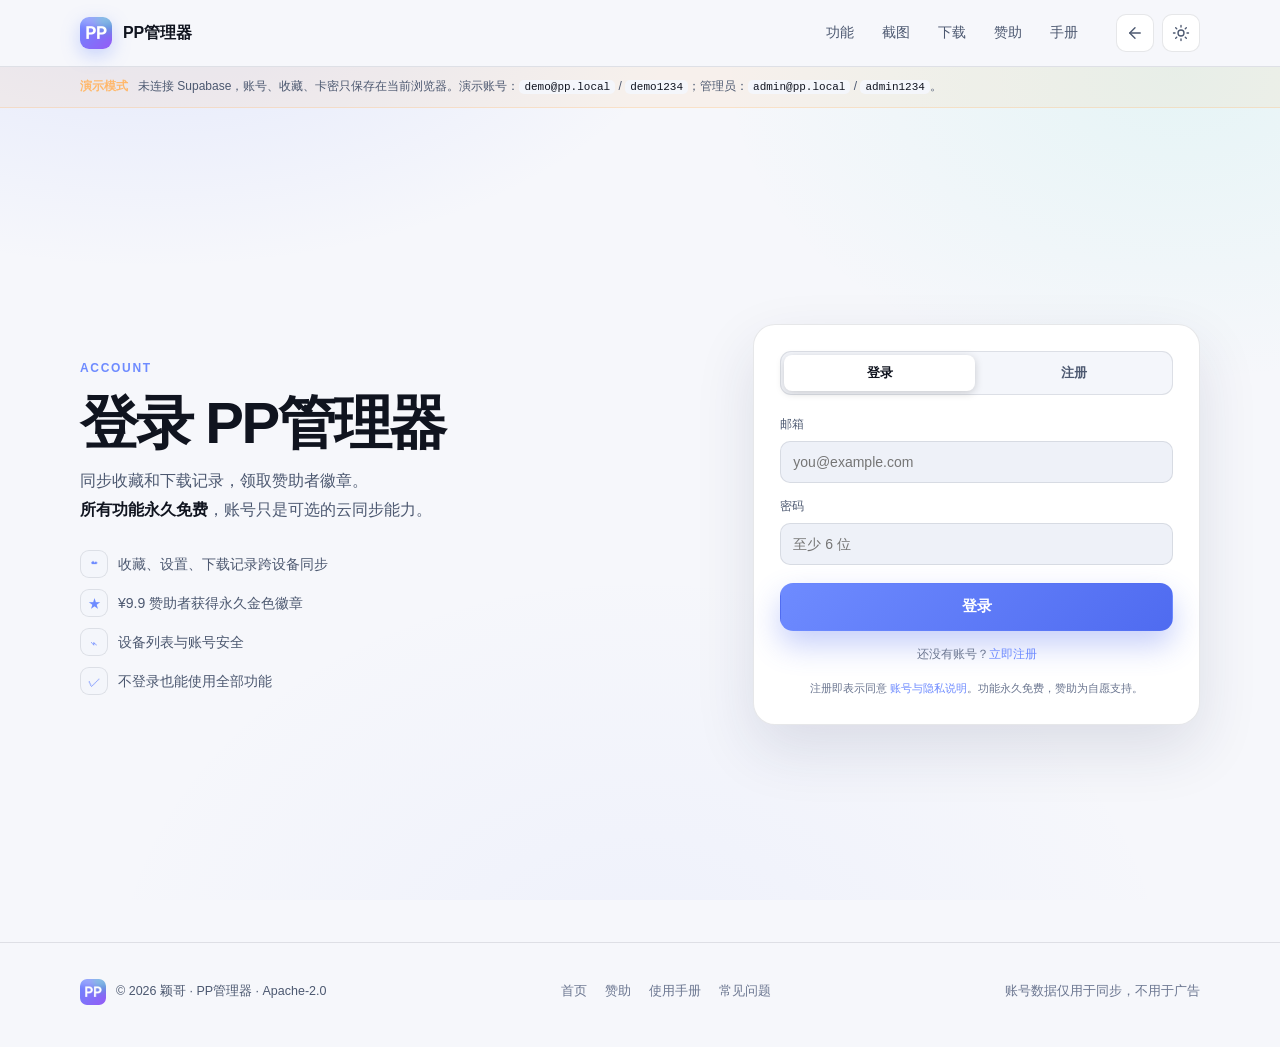
<file: account.html>
<!DOCTYPE html>
<html lang="zh-CN" data-theme="dark">
<head>
  <meta charset="UTF-8">
  <meta name="viewport" content="width=device-width, initial-scale=1">
  <title>用户中心 — PP管理器</title>
  <meta name="description" content="PP管理器用户中心：登录、收藏、下载记录、设备管理、赞助者徽章与卡密兑换。所有功能永久免费。">
  <meta name="robots" content="noindex">
  <meta name="theme-color" content="#070a12">
  <script>
    (function () {
      try {
        var t = localStorage.getItem("pp-theme");
        if (!t) t = window.matchMedia && window.matchMedia("(prefers-color-scheme: light)").matches ? "light" : "dark";
        document.documentElement.setAttribute("data-theme", t);
      } catch (e) {}
    })();
  </script>
  <link rel="icon" href="assets/favicon-64.png" sizes="64x64" type="image/png">
  <link rel="stylesheet" href="styles.css">
  <link rel="stylesheet" href="account.css">
</head>
<body>
  <a class="skip-link" href="#main">跳到正文</a>

  <header class="nav">
    <div class="wrap nav-inner">
      <a class="brand" href="index.html">
        <img src="assets/icon-512.png" alt="PP管理器图标" width="32" height="32">
        <span>PP管理器</span>
      </a>
      <nav class="nav-links" id="navLinks" aria-label="主导航">
        <a href="index.html#features">功能</a>
        <a href="index.html#screens">截图</a>
        <a href="index.html#download">下载</a>
        <a href="index.html#sponsor">赞助</a>
        <a href="guide.html">手册</a>
      </nav>
      <div class="nav-actions">
        <a class="icon-btn" href="index.html" aria-label="返回首页">
          <svg viewBox="0 0 24 24" fill="none" stroke="currentColor" stroke-width="1.8" stroke-linecap="round" stroke-linejoin="round" aria-hidden="true"><path d="M19 12H5"/><path d="m12 19-7-7 7-7"/></svg>
        </a>
        <button class="icon-btn theme-btn" id="themeBtn" type="button" aria-label="切换深色 / 浅色">
          <svg class="moon" viewBox="0 0 24 24" fill="none" stroke="currentColor" stroke-width="1.8" stroke-linecap="round" aria-hidden="true"><path d="M21 12.8A8.5 8.5 0 1 1 11.2 3a6.6 6.6 0 0 0 9.8 9.8z"/></svg>
          <svg class="sun" viewBox="0 0 24 24" fill="none" stroke="currentColor" stroke-width="1.8" stroke-linecap="round" aria-hidden="true"><circle cx="12" cy="12" r="4"/><path d="M12 2v2M12 20v2M4.9 4.9l1.4 1.4M17.7 17.7l1.4 1.4M2 12h2M20 12h2M4.9 19.1l1.4-1.4M17.7 6.3l1.4-1.4"/></svg>
        </button>
        <button class="icon-btn nav-toggle" id="navToggle" type="button" aria-label="打开菜单" aria-expanded="false">
          <svg viewBox="0 0 24 24" fill="none" stroke="currentColor" stroke-width="1.8" stroke-linecap="round" aria-hidden="true"><path d="M4 7h16M4 12h16M4 17h16"/></svg>
        </button>
      </div>
    </div>
  </header>

  <main id="main">
    <div class="account-demo-banner" id="demoBanner" hidden>
      <strong>演示模式</strong>
      <span>未连接 Supabase，账号、收藏、卡密只保存在当前浏览器。演示账号：<code>demo@pp.local</code> / <code>demo1234</code>；管理员：<code>admin@pp.local</code> / <code>admin1234</code>。</span>
    </div>

    <!-- 未登录 -->
    <section class="auth-view wrap" id="authView">
      <div class="auth-copy">
        <span class="kicker">Account</span>
        <h1>登录 PP管理器</h1>
        <p class="auth-lead">同步收藏和下载记录，领取赞助者徽章。<br><strong>所有功能永久免费</strong>，账号只是可选的云同步能力。</p>
        <ul class="auth-points">
          <li><span>☁</span>收藏、设置、下载记录跨设备同步</li>
          <li><span>★</span>¥9.9 赞助者获得永久金色徽章</li>
          <li><span>⌁</span>设备列表与账号安全</li>
          <li><span>✓</span>不登录也能使用全部功能</li>
        </ul>
      </div>

      <div class="auth-card">
        <div class="auth-tabs" role="tablist">
          <button class="auth-tab active" type="button" data-auth-tab="login" role="tab" aria-selected="true">登录</button>
          <button class="auth-tab" type="button" data-auth-tab="register" role="tab" aria-selected="false">注册</button>
        </div>

        <form class="auth-form" id="loginForm" autocomplete="on">
          <label class="field">
            <span>邮箱</span>
            <input type="email" id="loginEmail" name="email" autocomplete="email" placeholder="you@example.com" required>
          </label>
          <label class="field">
            <span>密码</span>
            <input type="password" id="loginPassword" name="password" autocomplete="current-password" placeholder="至少 6 位" required minlength="6">
          </label>
          <button class="btn btn-primary auth-submit" type="submit">登录</button>
          <p class="auth-alt">还没有账号？<button type="button" class="link-btn" data-auth-tab="register">立即注册</button></p>
        </form>

        <form class="auth-form" id="registerForm" hidden autocomplete="on">
          <label class="field">
            <span>昵称</span>
            <input type="text" id="registerName" name="name" maxlength="24" placeholder="怎么称呼你">
          </label>
          <label class="field">
            <span>邮箱</span>
            <input type="email" id="registerEmail" name="email" autocomplete="email" placeholder="you@example.com" required>
          </label>
          <label class="field">
            <span>密码</span>
            <input type="password" id="registerPassword" name="password" autocomplete="new-password" placeholder="至少 6 位" required minlength="6">
          </label>
          <button class="btn btn-primary auth-submit" type="submit">注册并登录</button>
          <p class="auth-alt">已有账号？<button type="button" class="link-btn" data-auth-tab="login">去登录</button></p>
        </form>

        <p class="auth-error" id="authError" role="alert" hidden></p>
        <p class="auth-terms">注册即表示同意 <a href="guide.html#account">账号与隐私说明</a>。功能永久免费，赞助为自愿支持。</p>
      </div>
    </section>

    <!-- 已登录 -->
    <section class="dashboard wrap" id="dashboardView" hidden>
      <aside class="account-side">
        <div class="side-profile">
          <div class="avatar-wrap" id="avatarWrap">
            <div class="avatar" id="avatarInitial">P</div>
            <span class="avatar-crown" id="avatarCrown" hidden>★</span>
          </div>
          <strong id="sideName">用户</strong>
          <span id="sideEmail" class="side-email"></span>
          <span class="gold-badge" id="sideBadge" hidden>★ 永久赞助者</span>
        </div>
        <nav class="side-nav" aria-label="用户中心">
          <button class="side-link active" type="button" data-tab="overview">概览</button>
          <button class="side-link" type="button" data-tab="downloads">下载记录</button>
          <button class="side-link" type="button" data-tab="favorites">收藏</button>
          <button class="side-link" type="button" data-tab="devices">设备</button>
          <button class="side-link" type="button" data-tab="membership">赞助会员</button>
          <button class="side-link" type="button" data-tab="settings">设置</button>
        </nav>
        <a class="side-home" href="index.html">← 返回官网</a>
      </aside>

      <div class="account-main">
        <!-- 概览 -->
        <section class="panel active" id="panel-overview">
          <div class="panel-head">
            <div>
              <span class="kicker">Overview</span>
              <h2>你好，<span id="ovName">用户</span></h2>
              <p id="ovSub">所有功能永久免费。账号用于同步收藏、下载记录和赞助徽章。</p>
            </div>
            <span class="gold-badge" id="ovBadge" hidden>★ 永久赞助者</span>
          </div>

          <div class="stat-grid">
            <button class="stat-card" type="button" data-tab="downloads">
              <span class="stat-label">下载记录</span>
              <strong id="statDownloads">0</strong>
              <span class="stat-hint">查看 →</span>
            </button>
            <button class="stat-card" type="button" data-tab="favorites">
              <span class="stat-label">收藏</span>
              <strong id="statFavorites">0</strong>
              <span class="stat-hint">查看 →</span>
            </button>
            <button class="stat-card" type="button" data-tab="devices">
              <span class="stat-label">设备</span>
              <strong id="statDevices">0</strong>
              <span class="stat-hint">查看 →</span>
            </button>
          </div>

          <div class="sponsor-strip" id="sponsorStrip">
            <div>
              <strong>支持 PP管理器</strong>
              <p>¥9.9 永久赞助者，获得金色徽章。所有功能不设限。</p>
            </div>
            <button class="btn btn-primary" type="button" data-tab="membership">了解赞助</button>
          </div>

          <div class="panel-block">
            <h3>最近下载</h3>
            <div id="recentDownloads" class="mini-list"></div>
          </div>
          <div class="panel-block">
            <h3>最近收藏</h3>
            <div id="recentFavorites" class="mini-list"></div>
          </div>
        </section>

        <!-- 下载记录 -->
        <section class="panel" id="panel-downloads">
          <div class="panel-head">
            <div>
              <span class="kicker">Downloads</span>
              <h2>下载记录</h2>
              <p>记录官网 APK 下载和 App 上报的下载；只保存标题、版本、平台和时间，不保存文件内容。</p>
            </div>
            <button class="btn btn-ghost small" type="button" id="clearDownloads">清空记录</button>
          </div>
          <div id="downloadList" class="record-list"></div>
        </section>

        <!-- 收藏 -->
        <section class="panel" id="panel-favorites">
          <div class="panel-head">
            <div>
              <span class="kicker">Favorites</span>
              <h2>收藏</h2>
              <p>收藏目录、工具或链接，换设备登录后仍然在。</p>
            </div>
          </div>

          <form class="favorite-form" id="favoriteForm">
            <label class="field compact">
              <span>标题</span>
              <input type="text" id="favTitle" maxlength="60" placeholder="例如：Download 目录" required>
            </label>
            <label class="field compact">
              <span>路径 / 链接</span>
              <input type="text" id="favPath" maxlength="300" placeholder="/sdcard/Download 或 https://..." required>
            </label>
            <label class="field compact">
              <span>类型</span>
              <select id="favKind">
                <option value="folder">文件夹</option>
                <option value="file">文件</option>
                <option value="tool">工具</option>
                <option value="link">链接</option>
              </select>
            </label>
            <label class="field compact grow">
              <span>备注（可选）</span>
              <input type="text" id="favNote" maxlength="120" placeholder="为什么收藏它">
            </label>
            <button class="btn btn-primary" type="submit">添加收藏</button>
          </form>

          <div id="favoriteList" class="record-list"></div>
        </section>

        <!-- 设备 -->
        <section class="panel" id="panel-devices">
          <div class="panel-head">
            <div>
              <span class="kicker">Devices</span>
              <h2>设备</h2>
              <p>不限制设备数量。这里只记录登录过的设备，方便你确认账号安全。</p>
            </div>
          </div>
          <div id="deviceList" class="record-list"></div>
        </section>

        <!-- 赞助会员 -->
        <section class="panel" id="panel-membership">
          <div class="panel-head">
            <div>
              <span class="kicker">Sponsor</span>
              <h2>赞助会员</h2>
              <p>所有功能永久免费。¥9.9 是一次性赞助，不是功能解锁，也不会续费。</p>
            </div>
            <span class="gold-badge" id="memberBadge" hidden>★ 永久赞助者</span>
          </div>

          <div class="member-card" id="memberCard">
            <div class="member-card-top">
              <div>
                <span class="member-label">当前身份</span>
                <strong id="memberPlan">普通用户</strong>
                <span id="memberSince" class="member-since"></span>
              </div>
              <div class="member-star" id="memberStar" hidden>★</div>
            </div>
            <p id="memberDesc">赞助后头像旁会出现金色永久会员标志，并记录赞助时间。</p>
            <div class="member-actions">
              <a class="btn btn-primary" id="buyLink" href="#" target="_blank" rel="noopener">购买卡密 ¥9.9</a>
              <a class="btn btn-ghost" href="#cdkCard">输入卡密</a>
            </div>
          </div>

          <div class="panel-block cdk-card" id="cdkCard">
            <h3>兑换卡密</h3>
            <p>在发卡平台购买后会收到一个 <code>PP-</code> 开头的卡密，输入后立即生效，每个卡密只能使用一次。</p>
            <form class="cdk-form" id="cdkForm">
              <input type="text" id="cdkInput" placeholder="PP-XXXX-XXXX-XXXX-XXXX-XXXX-XXXX" autocomplete="off" spellcheck="false" required>
              <button class="btn btn-primary" type="submit">立即兑换</button>
            </form>
            <p class="cdk-hint" id="cdkHint"></p>
          </div>

          <div class="panel-block">
            <h3>赞助者权益</h3>
            <ul class="perk-list">
              <li><span>★</span>头像旁永久金色徽章，用户中心显示赞助日期</li>
              <li><span>☕</span>支持后续开发、服务器和带宽成本</li>
              <li><span>✎</span>功能建议优先被看到（不承诺排期）</li>
              <li><span>∞</span>所有功能永久免费，不因是否赞助而限制</li>
            </ul>
          </div>
        </section>

        <!-- 设置 -->
        <section class="panel" id="panel-settings">
          <div class="panel-head">
            <div>
              <span class="kicker">Settings</span>
              <h2>设置</h2>
              <p>账号资料和同步开关。邮箱是登录凭证，暂不支持修改。</p>
            </div>
          </div>

          <form class="settings-form" id="profileForm">
            <label class="field">
              <span>昵称</span>
              <input type="text" id="settingsName" maxlength="24" placeholder="昵称">
            </label>
            <label class="field">
              <span>邮箱</span>
              <input type="email" id="settingsEmail" disabled>
            </label>
            <label class="switch-row">
              <span>
                <strong>云同步</strong>
                <small>把收藏、设置、下载记录同步到账号</small>
              </span>
              <input type="checkbox" id="syncToggle" checked>
            </label>
            <div class="settings-actions">
              <button class="btn btn-primary" type="submit">保存资料</button>
              <button class="btn btn-ghost" type="button" id="logoutBtn">退出登录</button>
            </div>
          </form>

          <div class="danger-zone">
            <h3>注销账号</h3>
            <p>注销后账号、收藏、下载记录、设备记录和赞助身份都会被删除，且无法恢复。已购买的卡密不会退款。</p>
            <button class="btn danger" type="button" id="deleteAccountBtn">注销账号</button>
          </div>
        </section>
      </div>
    </section>
  </main>

  <div class="toast" id="toast" role="status" aria-live="polite"></div>

  <footer>
    <div class="wrap footer-inner">
      <div class="footer-brand">
        <img src="assets/icon-512.png" alt="" width="26" height="26">
        <span>© <span id="year">2026</span> 颖哥 · PP管理器 · Apache-2.0</span>
      </div>
      <nav class="footer-links" aria-label="页脚">
        <a href="index.html">首页</a>
        <a href="index.html#sponsor">赞助</a>
        <a href="guide.html">使用手册</a>
        <a href="index.html#faq">常见问题</a>
      </nav>
      <span>账号数据仅用于同步，不用于广告</span>
    </div>
  </footer>

  <script src="config.js"></script>
  <script src="pp-api.js"></script>
  <script src="account.js"></script>
</body>
</html>
</file>
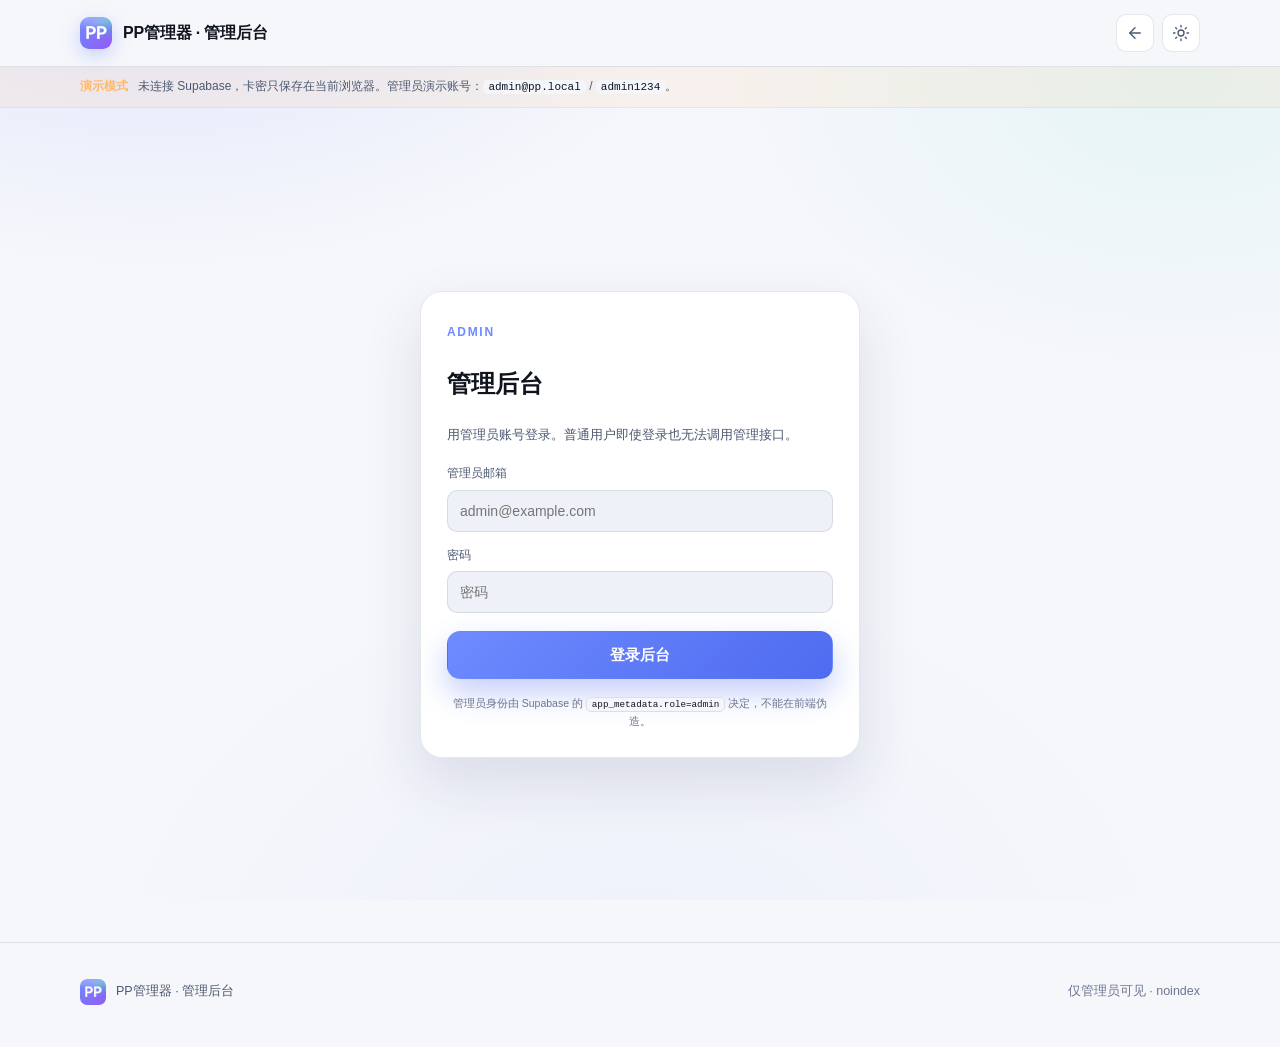
<file: admin.html>
<!DOCTYPE html>
<html lang="zh-CN" data-theme="dark">
<head>
  <meta charset="UTF-8">
  <meta name="viewport" content="width=device-width, initial-scale=1">
  <title>管理后台 — PP管理器</title>
  <meta name="robots" content="noindex, nofollow">
  <meta name="theme-color" content="#070a12">
  <script>
    (function () {
      try {
        var t = localStorage.getItem("pp-theme");
        if (!t) t = window.matchMedia && window.matchMedia("(prefers-color-scheme: light)").matches ? "light" : "dark";
        document.documentElement.setAttribute("data-theme", t);
      } catch (e) {}
    })();
  </script>
  <link rel="icon" href="assets/favicon-64.png" sizes="64x64" type="image/png">
  <link rel="stylesheet" href="styles.css">
  <link rel="stylesheet" href="account.css">
  <link rel="stylesheet" href="admin.css">
</head>
<body>
  <header class="nav">
    <div class="wrap nav-inner">
      <a class="brand" href="index.html">
        <img src="assets/icon-512.png" alt="PP管理器图标" width="32" height="32">
        <span>PP管理器 · 管理后台</span>
      </a>
      <div class="nav-actions" style="margin-left:auto">
        <a class="icon-btn" href="index.html" aria-label="返回官网">
          <svg viewBox="0 0 24 24" fill="none" stroke="currentColor" stroke-width="1.8" stroke-linecap="round" stroke-linejoin="round" aria-hidden="true"><path d="M19 12H5"/><path d="m12 19-7-7 7-7"/></svg>
        </a>
        <button class="icon-btn theme-btn" id="themeBtn" type="button" aria-label="切换深色 / 浅色">
          <svg class="moon" viewBox="0 0 24 24" fill="none" stroke="currentColor" stroke-width="1.8" stroke-linecap="round" aria-hidden="true"><path d="M21 12.8A8.5 8.5 0 1 1 11.2 3a6.6 6.6 0 0 0 9.8 9.8z"/></svg>
          <svg class="sun" viewBox="0 0 24 24" fill="none" stroke="currentColor" stroke-width="1.8" stroke-linecap="round" aria-hidden="true"><circle cx="12" cy="12" r="4"/><path d="M12 2v2M12 20v2M4.9 4.9l1.4 1.4M17.7 17.7l1.4 1.4M2 12h2M20 12h2M4.9 19.1l1.4-1.4M17.7 6.3l1.4-1.4"/></svg>
        </button>
      </div>
    </div>
  </header>

  <main id="main">
    <div class="account-demo-banner" id="demoBanner" hidden>
      <strong>演示模式</strong>
      <span>未连接 Supabase，卡密只保存在当前浏览器。管理员演示账号：<code>admin@pp.local</code> / <code>admin1234</code>。</span>
    </div>

    <section class="admin-auth wrap" id="adminAuthView">
      <div class="auth-card">
        <span class="kicker">Admin</span>
        <h1>管理后台</h1>
        <p class="admin-lead">用管理员账号登录。普通用户即使登录也无法调用管理接口。</p>
        <form class="auth-form" id="adminLoginForm">
          <label class="field">
            <span>管理员邮箱</span>
            <input type="email" id="adminEmail" autocomplete="email" placeholder="admin@example.com" required>
          </label>
          <label class="field">
            <span>密码</span>
            <input type="password" id="adminPassword" autocomplete="current-password" placeholder="密码" required>
          </label>
          <button class="btn btn-primary auth-submit" type="submit">登录后台</button>
        </form>
        <p class="auth-error" id="adminAuthError" role="alert" hidden></p>
        <p class="auth-terms">管理员身份由 Supabase 的 <code>app_metadata.role=admin</code> 决定，不能在前端伪造。</p>
      </div>
    </section>

    <section class="admin-shell wrap" id="adminDashboard" hidden>
      <div class="panel-head">
        <div>
          <span class="kicker">Dashboard</span>
          <h1>赞助卡密后台</h1>
          <p>生成 1000 张永久会员卡密，导出 CSV 上传到发卡平台。卡密明文只在生成时出现一次。</p>
        </div>
        <button class="btn btn-ghost small" type="button" id="adminLogout">退出</button>
      </div>

      <div class="stat-grid admin-stats">
        <div class="stat-card"><span class="stat-label">注册用户</span><strong id="adminUsers">0</strong></div>
        <div class="stat-card"><span class="stat-label">赞助者</span><strong id="adminSponsors">0</strong></div>
        <div class="stat-card"><span class="stat-label">卡密总数</span><strong id="adminCodes">0</strong></div>
        <div class="stat-card"><span class="stat-label">已使用</span><strong id="adminUsed">0</strong></div>
        <div class="stat-card"><span class="stat-label">未使用</span><strong id="adminUnused">0</strong></div>
      </div>

      <div class="admin-tabs" role="tablist">
        <button class="auth-tab active" type="button" data-admin-tab="generate" role="tab">生成卡密</button>
        <button class="auth-tab" type="button" data-admin-tab="batches" role="tab">批次与卡密</button>
        <button class="auth-tab" type="button" data-admin-tab="grant" role="tab">手动开通</button>
      </div>

      <section class="admin-panel active" id="admin-panel-generate">
        <div class="panel-block">
          <h3>生成新批次</h3>
          <form class="admin-form" id="generateForm">
            <label class="field">
              <span>批次名称</span>
              <input type="text" id="genName" maxlength="60" value="首批 1000 张 · 永久赞助" required>
            </label>
            <label class="field">
              <span>数量（1–1000）</span>
              <input type="number" id="genQuantity" min="1" max="1000" value="1000" required>
            </label>
            <label class="field">
              <span>兑换截止时间（可选）</span>
              <input type="datetime-local" id="genExpires">
            </label>
            <label class="field">
              <span>备注（可选）</span>
              <input type="text" id="genNote" maxlength="200" placeholder="例如：2026-11 首批，发卡平台 A">
            </label>
            <button class="btn btn-primary" type="submit">生成并导出</button>
          </form>
          <p class="cdk-hint">生成 1000 张会返回 1000 行明文，只显示这一次；请立即下载 CSV。丢失只能作废批次重新生成。</p>
        </div>

        <div class="panel-block" id="generateResult" hidden>
          <div class="admin-result-head">
            <h3>生成成功：<span id="resultCount">0</span> 张</h3>
            <div class="admin-result-actions">
              <button class="btn btn-primary small" type="button" id="downloadCsv">下载 CSV</button>
              <button class="btn btn-ghost small" type="button" id="copyCodes">复制全部</button>
            </div>
          </div>
          <p class="cdk-hint">把 CSV 上传到发卡平台作为「自动发货库存」；每张卡密只能兑换一次。</p>
          <textarea class="code-output" id="codeOutput" readonly spellcheck="false"></textarea>
        </div>
      </section>

      <section class="admin-panel" id="admin-panel-batches">
        <div class="panel-block">
          <div class="admin-result-head">
            <h3>批次</h3>
            <button class="btn btn-ghost small" type="button" id="refreshBatches">刷新</button>
          </div>
          <div class="admin-table-wrap">
            <table class="admin-table">
              <thead><tr><th>批次</th><th>创建时间</th><th>总数</th><th>未用</th><th>已用</th><th>撤销</th><th></th></tr></thead>
              <tbody id="batchRows"><tr><td colspan="7" class="empty-line">加载中…</td></tr></tbody>
            </table>
          </div>
        </div>

        <div class="panel-block" id="batchDetail" hidden>
          <div class="admin-result-head">
            <h3>卡密明细 <span id="batchDetailName" class="muted"></span></h3>
            <button class="btn btn-ghost small" type="button" id="closeBatchDetail">收起</button>
          </div>
          <div class="admin-table-wrap">
            <table class="admin-table">
              <thead><tr><th>卡密前缀</th><th>状态</th><th>使用者</th><th>使用时间</th><th></th></tr></thead>
              <tbody id="codeRows"></tbody>
            </table>
          </div>
        </div>
      </section>

      <section class="admin-panel" id="admin-panel-grant">
        <div class="panel-block">
          <h3>手动开通 / 撤销赞助者</h3>
          <p class="cdk-hint">用于补发、朋友赠送或退款处理。输入用户注册邮箱。</p>
          <form class="admin-form" id="grantForm">
            <label class="field">
              <span>用户邮箱</span>
              <input type="email" id="grantEmail" placeholder="user@example.com" required>
            </label>
            <button class="btn btn-primary" type="submit">开通永久赞助</button>
            <button class="btn btn-ghost" type="button" id="revokeGrant">撤销赞助</button>
          </form>
          <p class="cdk-hint" id="grantHint"></p>
        </div>
      </section>
    </section>
  </main>

  <div class="toast" id="toast" role="status" aria-live="polite"></div>

  <footer>
    <div class="wrap footer-inner">
      <div class="footer-brand">
        <img src="assets/icon-512.png" alt="" width="26" height="26">
        <span>PP管理器 · 管理后台</span>
      </div>
      <span>仅管理员可见 · noindex</span>
    </div>
  </footer>

  <script src="config.js"></script>
  <script src="pp-api.js"></script>
  <script src="admin.js"></script>
</body>
</html>
</file>
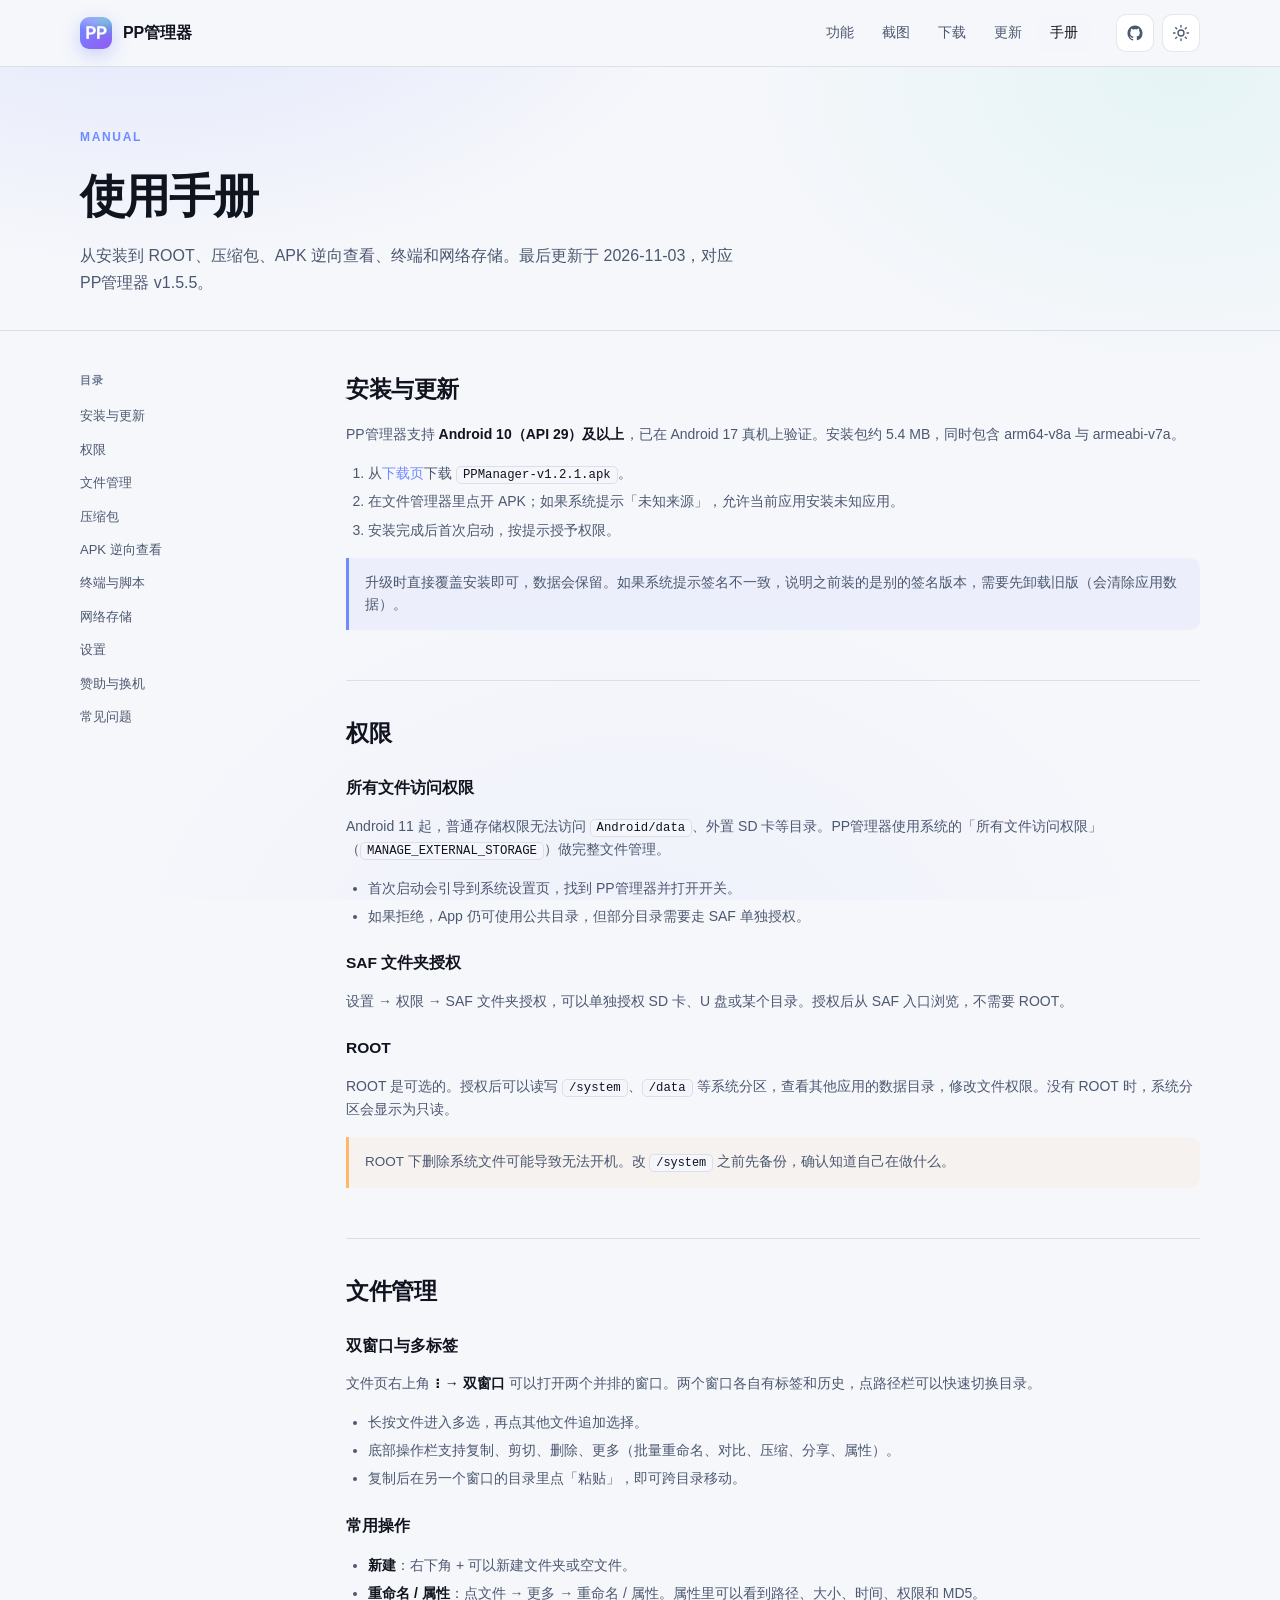
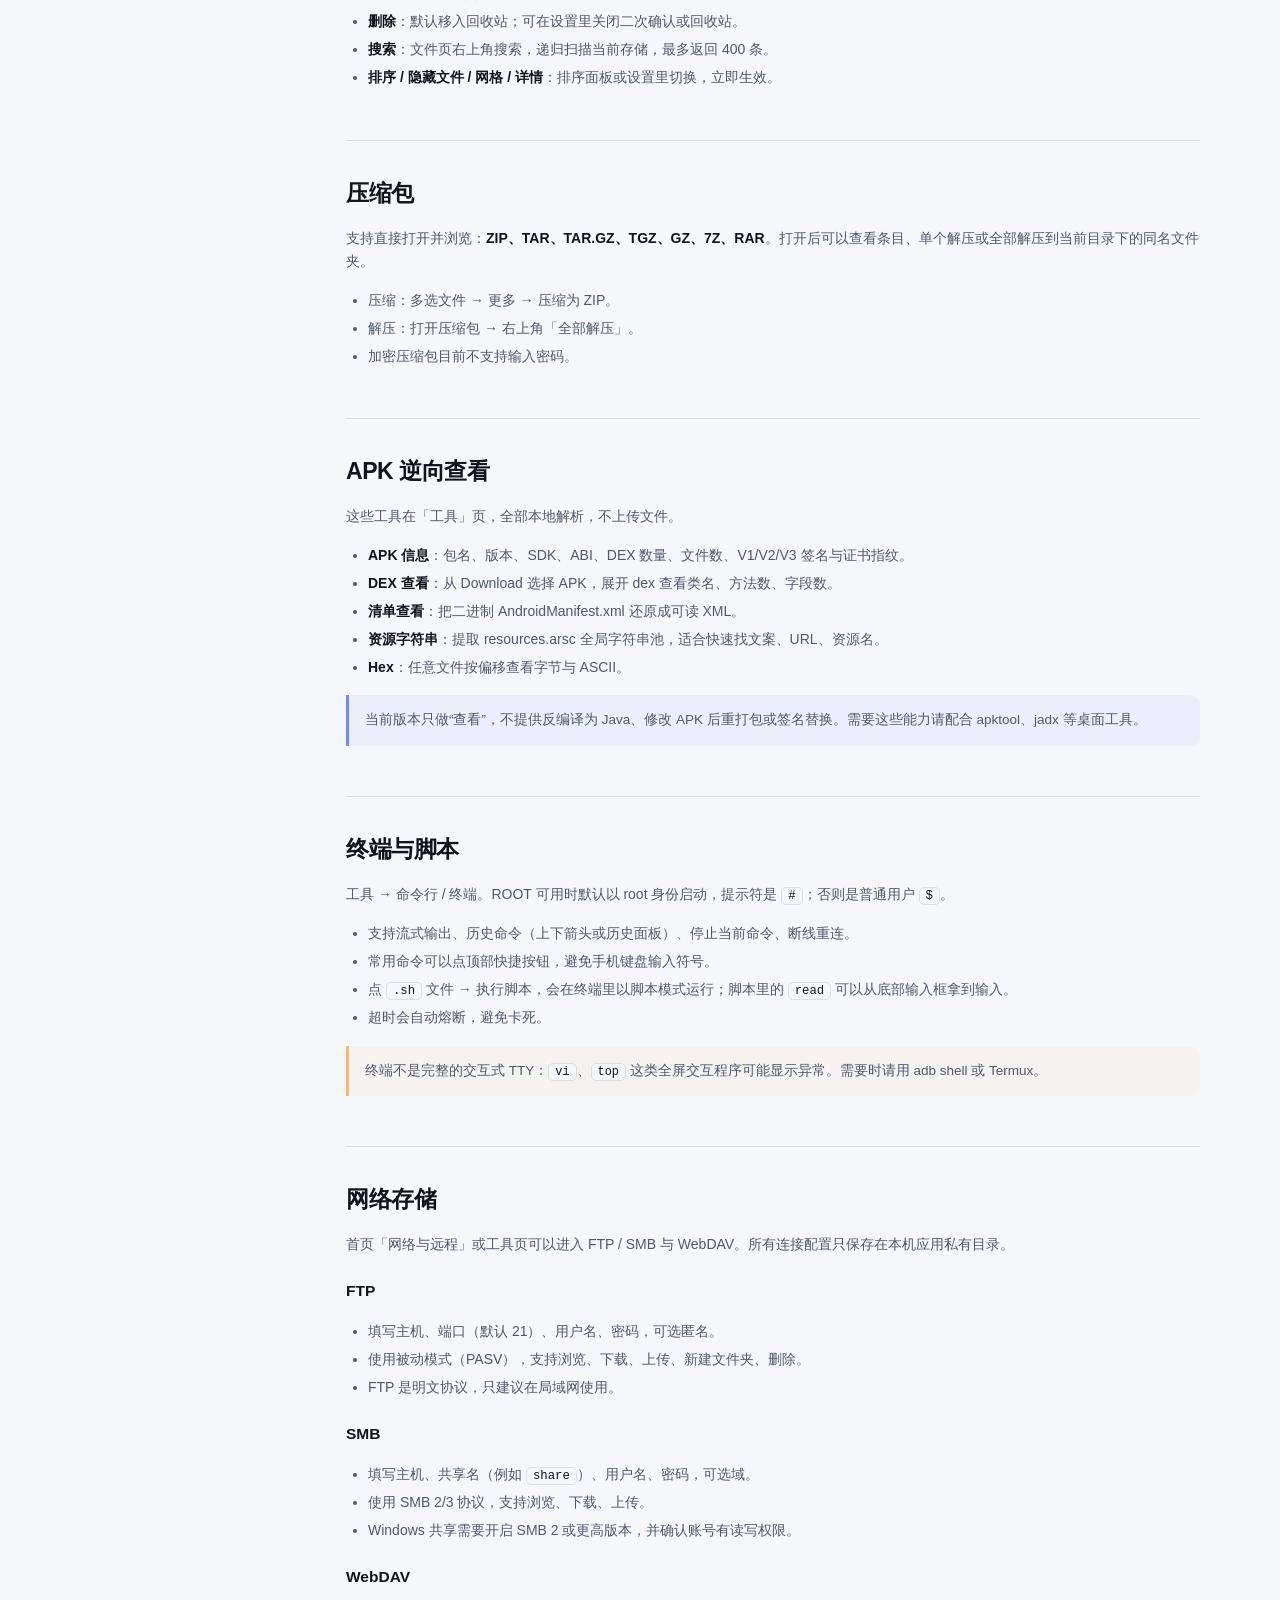
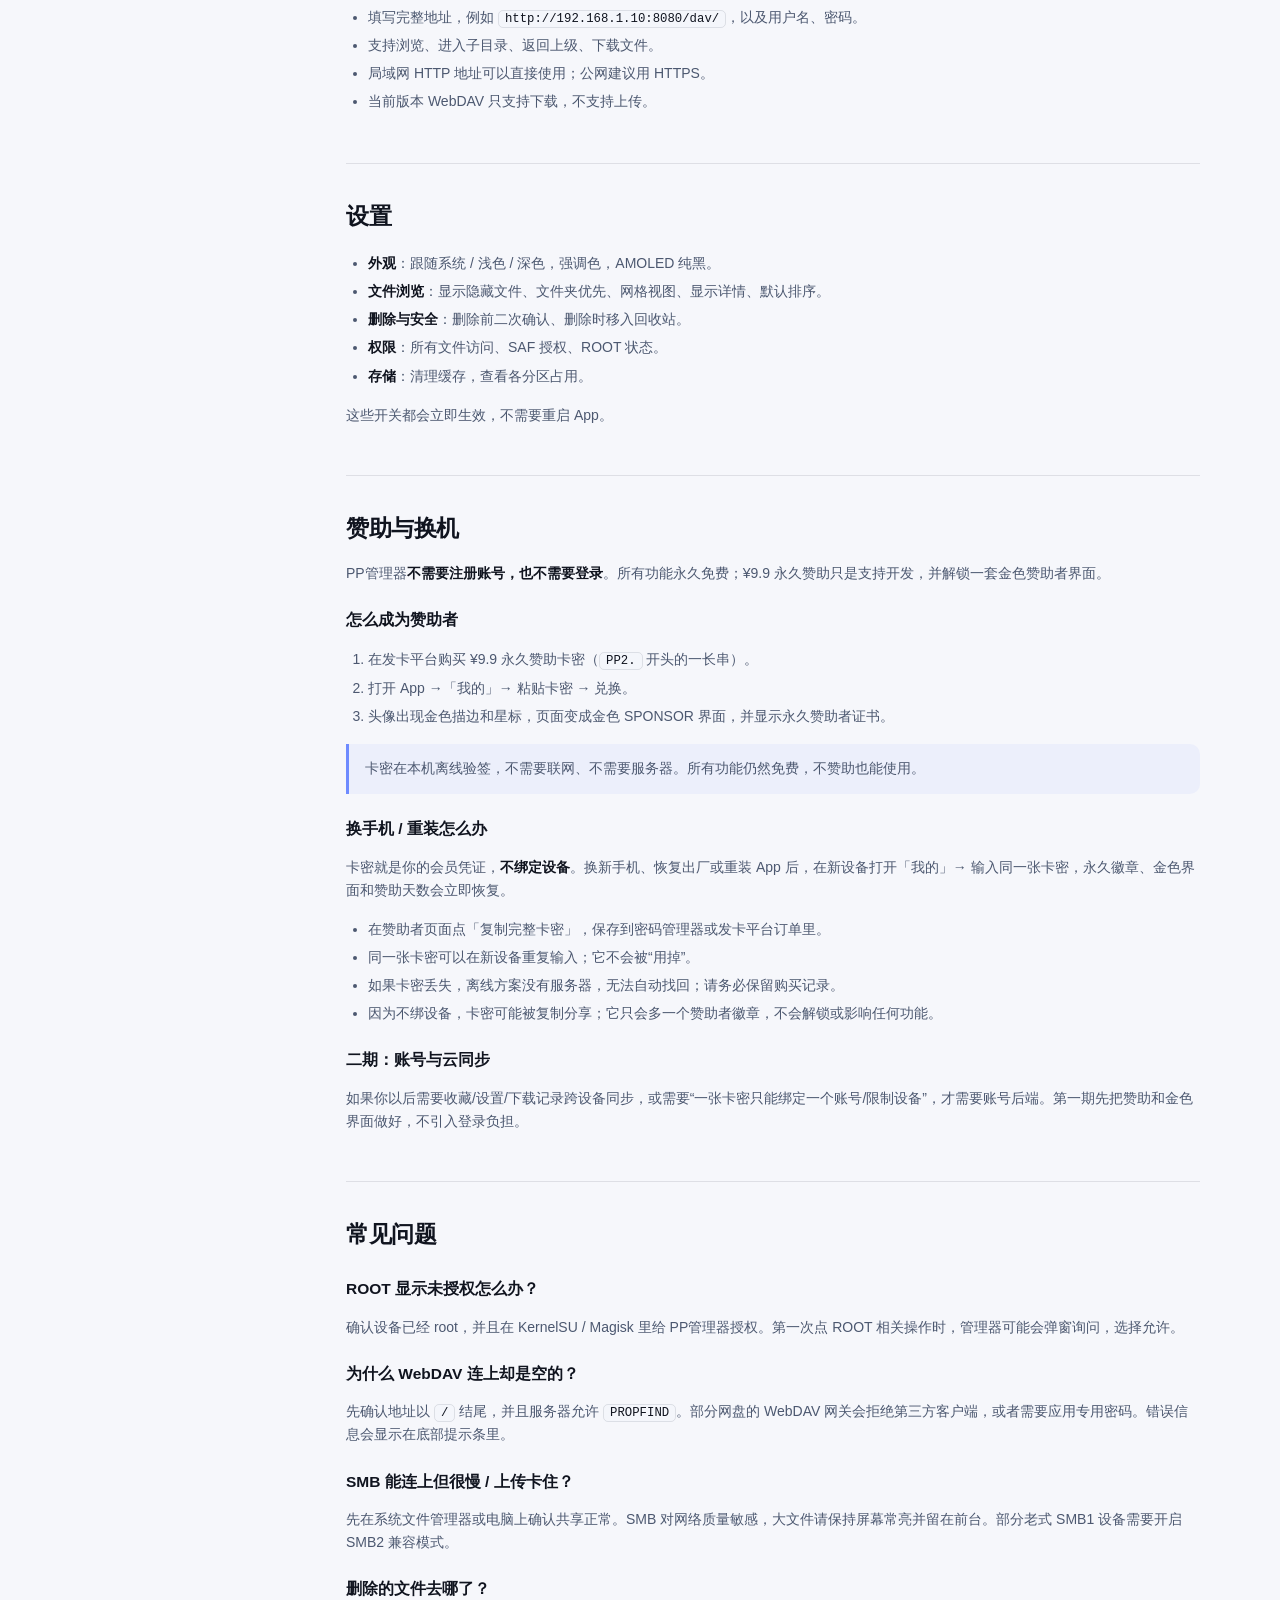
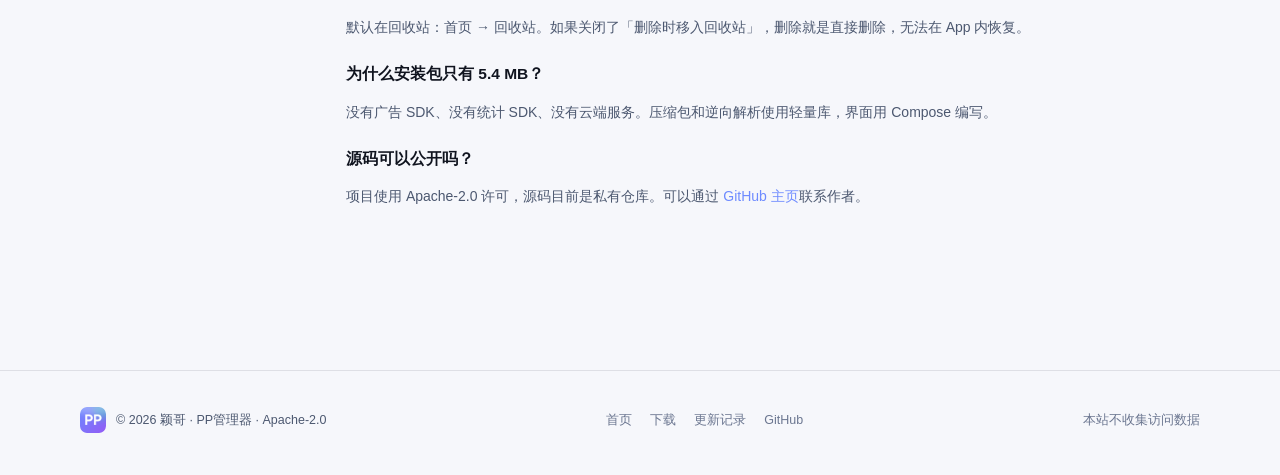
<file: guide.html>
<!DOCTYPE html>
<html lang="zh-CN" data-theme="dark">
<head>
  <meta charset="UTF-8">
  <meta name="viewport" content="width=device-width, initial-scale=1">
  <title>使用手册 — PP管理器</title>
  <meta name="description" content="PP管理器使用手册：安装、权限、双窗口、压缩包、APK/DEX/AXML/ARSC 查看、终端、FTP/SMB/WebDAV 与常见问题。">
  <meta name="theme-color" content="#070a12">
  <script>
    (function () {
      try {
        var t = localStorage.getItem("pp-theme");
        if (!t) {
          t = window.matchMedia && window.matchMedia("(prefers-color-scheme: light)").matches ? "light" : "dark";
        }
        document.documentElement.setAttribute("data-theme", t);
      } catch (e) {}
    })();
  </script>
  <link rel="icon" href="assets/favicon-64.png" sizes="64x64" type="image/png">
  <link rel="apple-touch-icon" href="assets/icon-180.png">
  <link rel="stylesheet" href="styles.css">
  <noscript><style>.reveal{opacity:1 !important;transform:none !important}</style></noscript>
</head>
<body>
  <a class="skip-link" href="#main">跳到正文</a>

  <header class="nav">
    <div class="wrap nav-inner">
      <a class="brand" href="index.html">
        <img src="assets/icon-512.png" alt="PP管理器图标" width="32" height="32">
        <span>PP管理器</span>
      </a>
      <nav class="nav-links" id="navLinks" aria-label="主导航">
        <a href="index.html#features">功能</a>
        <a href="index.html#screens">截图</a>
        <a href="index.html#download">下载</a>
        <a href="index.html#changelog">更新</a>
        <a href="guide.html" aria-current="page">手册</a>
      </nav>
      <div class="nav-actions">
        <a class="icon-btn gh" href="https://github.com/yingge-dev" target="_blank" rel="noopener" aria-label="GitHub 主页">
          <svg viewBox="0 0 24 24" fill="currentColor" aria-hidden="true"><path d="M12 2C6.48 2 2 6.58 2 12.26c0 4.5 2.87 8.32 6.84 9.67.5.1.68-.22.68-.49 0-.24-.01-.87-.01-1.71-2.78.62-3.37-1.37-3.37-1.37-.45-1.18-1.11-1.5-1.11-1.5-.91-.64.07-.63.07-.63 1 .07 1.53 1.06 1.53 1.06.9 1.57 2.36 1.12 2.94.86.09-.67.35-1.12.63-1.38-2.22-.26-4.56-1.14-4.56-5.07 0-1.12.39-2.03 1.03-2.75-.1-.26-.45-1.3.1-2.71 0 0 .84-.27 2.75 1.05A9.4 9.4 0 0 1 12 6.84c.85 0 1.71.12 2.51.34 1.91-1.32 2.75-1.05 2.75-1.05.55 1.41.2 2.45.1 2.71.64.72 1.03 1.63 1.03 2.75 0 3.94-2.34 4.8-4.57 5.06.36.31.68.92.68 1.85 0 1.34-.01 2.42-.01 2.75 0 .27.18.6.69.49A10.03 10.03 0 0 0 22 12.26C22 6.58 17.52 2 12 2z"/></svg>
        </a>
        <button class="icon-btn theme-btn" id="themeBtn" type="button" aria-label="切换深色 / 浅色">
          <svg class="moon" viewBox="0 0 24 24" fill="none" stroke="currentColor" stroke-width="1.8" stroke-linecap="round" aria-hidden="true"><path d="M21 12.8A8.5 8.5 0 1 1 11.2 3a6.6 6.6 0 0 0 9.8 9.8z"/></svg>
          <svg class="sun" viewBox="0 0 24 24" fill="none" stroke="currentColor" stroke-width="1.8" stroke-linecap="round" aria-hidden="true"><circle cx="12" cy="12" r="4"/><path d="M12 2v2M12 20v2M4.9 4.9l1.4 1.4M17.7 17.7l1.4 1.4M2 12h2M20 12h2M4.9 19.1l1.4-1.4M17.7 6.3l1.4-1.4"/></svg>
        </button>
        <button class="icon-btn nav-toggle" id="navToggle" type="button" aria-label="打开菜单" aria-expanded="false">
          <svg viewBox="0 0 24 24" fill="none" stroke="currentColor" stroke-width="1.8" stroke-linecap="round" aria-hidden="true"><path d="M4 7h16M4 12h16M4 17h16"/></svg>
        </button>
      </div>
    </div>
  </header>

  <main id="main">
    <div class="guide-hero">
      <div class="wrap">
        <span class="kicker">Manual</span>
        <h1>使用手册</h1>
        <p>从安装到 ROOT、压缩包、APK 逆向查看、终端和网络存储。最后更新于 2026-11-03，对应 PP管理器 v1.5.5。</p>
      </div>
    </div>

    <div class="wrap guide-layout">
      <aside class="guide-nav">
        <h2>目录</h2>
        <a href="#install">安装与更新</a>
        <a href="#permissions">权限</a>
        <a href="#files">文件管理</a>
        <a href="#archives">压缩包</a>
        <a href="#reverse">APK 逆向查看</a>
        <a href="#terminal">终端与脚本</a>
        <a href="#network">网络存储</a>
        <a href="#settings">设置</a>
        <a href="#account">赞助与换机</a>
        <a href="#troubleshooting">常见问题</a>
      </aside>

      <div class="guide-body">
        <section id="install">
          <h2>安装与更新</h2>
          <p>PP管理器支持 <strong>Android 10（API 29）及以上</strong>，已在 Android 17 真机上验证。安装包约 5.4 MB，同时包含 arm64-v8a 与 armeabi-v7a。</p>
          <ol>
            <li>从<a href="index.html#download">下载页</a>下载 <code>PPManager-v1.2.1.apk</code>。</li>
            <li>在文件管理器里点开 APK；如果系统提示「未知来源」，允许当前应用安装未知应用。</li>
            <li>安装完成后首次启动，按提示授予权限。</li>
          </ol>
          <div class="callout">
            升级时直接覆盖安装即可，数据会保留。如果系统提示签名不一致，说明之前装的是别的签名版本，需要先卸载旧版（会清除应用数据）。
          </div>
        </section>

        <section id="permissions">
          <h2>权限</h2>
          <h3>所有文件访问权限</h3>
          <p>Android 11 起，普通存储权限无法访问 <code>Android/data</code>、外置 SD 卡等目录。PP管理器使用系统的「所有文件访问权限」（<code>MANAGE_EXTERNAL_STORAGE</code>）做完整文件管理。</p>
          <ul>
            <li>首次启动会引导到系统设置页，找到 PP管理器并打开开关。</li>
            <li>如果拒绝，App 仍可使用公共目录，但部分目录需要走 SAF 单独授权。</li>
          </ul>

          <h3>SAF 文件夹授权</h3>
          <p>设置 → 权限 → SAF 文件夹授权，可以单独授权 SD 卡、U 盘或某个目录。授权后从 SAF 入口浏览，不需要 ROOT。</p>

          <h3>ROOT</h3>
          <p>ROOT 是可选的。授权后可以读写 <code>/system</code>、<code>/data</code> 等系统分区，查看其他应用的数据目录，修改文件权限。没有 ROOT 时，系统分区会显示为只读。</p>
          <div class="callout warn">
            ROOT 下删除系统文件可能导致无法开机。改 <code>/system</code> 之前先备份，确认知道自己在做什么。
          </div>
        </section>

        <section id="files">
          <h2>文件管理</h2>
          <h3>双窗口与多标签</h3>
          <p>文件页右上角 <strong>⋮ → 双窗口</strong> 可以打开两个并排的窗口。两个窗口各自有标签和历史，点路径栏可以快速切换目录。</p>
          <ul>
            <li>长按文件进入多选，再点其他文件追加选择。</li>
            <li>底部操作栏支持复制、剪切、删除、更多（批量重命名、对比、压缩、分享、属性）。</li>
            <li>复制后在另一个窗口的目录里点「粘贴」，即可跨目录移动。</li>
          </ul>

          <h3>常用操作</h3>
          <ul>
            <li><strong>新建</strong>：右下角 + 可以新建文件夹或空文件。</li>
            <li><strong>重命名 / 属性</strong>：点文件 → 更多 → 重命名 / 属性。属性里可以看到路径、大小、时间、权限和 MD5。</li>
            <li><strong>删除</strong>：默认移入回收站；可在设置里关闭二次确认或回收站。</li>
            <li><strong>搜索</strong>：文件页右上角搜索，递归扫描当前存储，最多返回 400 条。</li>
            <li><strong>排序 / 隐藏文件 / 网格 / 详情</strong>：排序面板或设置里切换，立即生效。</li>
          </ul>
        </section>

        <section id="archives">
          <h2>压缩包</h2>
          <p>支持直接打开并浏览：<strong>ZIP、TAR、TAR.GZ、TGZ、GZ、7Z、RAR</strong>。打开后可以查看条目、单个解压或全部解压到当前目录下的同名文件夹。</p>
          <ul>
            <li>压缩：多选文件 → 更多 → 压缩为 ZIP。</li>
            <li>解压：打开压缩包 → 右上角「全部解压」。</li>
            <li>加密压缩包目前不支持输入密码。</li>
          </ul>
        </section>

        <section id="reverse">
          <h2>APK 逆向查看</h2>
          <p>这些工具在「工具」页，全部本地解析，不上传文件。</p>
          <ul>
            <li><strong>APK 信息</strong>：包名、版本、SDK、ABI、DEX 数量、文件数、V1/V2/V3 签名与证书指纹。</li>
            <li><strong>DEX 查看</strong>：从 Download 选择 APK，展开 dex 查看类名、方法数、字段数。</li>
            <li><strong>清单查看</strong>：把二进制 AndroidManifest.xml 还原成可读 XML。</li>
            <li><strong>资源字符串</strong>：提取 resources.arsc 全局字符串池，适合快速找文案、URL、资源名。</li>
            <li><strong>Hex</strong>：任意文件按偏移查看字节与 ASCII。</li>
          </ul>
          <div class="callout">
            当前版本只做“查看”，不提供反编译为 Java、修改 APK 后重打包或签名替换。需要这些能力请配合 apktool、jadx 等桌面工具。
          </div>
        </section>

        <section id="terminal">
          <h2>终端与脚本</h2>
          <p>工具 → 命令行 / 终端。ROOT 可用时默认以 root 身份启动，提示符是 <code>#</code>；否则是普通用户 <code>$</code>。</p>
          <ul>
            <li>支持流式输出、历史命令（上下箭头或历史面板）、停止当前命令、断线重连。</li>
            <li>常用命令可以点顶部快捷按钮，避免手机键盘输入符号。</li>
            <li>点 <code>.sh</code> 文件 → 执行脚本，会在终端里以脚本模式运行；脚本里的 <code>read</code> 可以从底部输入框拿到输入。</li>
            <li>超时会自动熔断，避免卡死。</li>
          </ul>
          <div class="callout warn">
            终端不是完整的交互式 TTY：<code>vi</code>、<code>top</code> 这类全屏交互程序可能显示异常。需要时请用 adb shell 或 Termux。
          </div>
        </section>

        <section id="network">
          <h2>网络存储</h2>
          <p>首页「网络与远程」或工具页可以进入 FTP / SMB 与 WebDAV。所有连接配置只保存在本机应用私有目录。</p>

          <h3>FTP</h3>
          <ul>
            <li>填写主机、端口（默认 21）、用户名、密码，可选匿名。</li>
            <li>使用被动模式（PASV），支持浏览、下载、上传、新建文件夹、删除。</li>
            <li>FTP 是明文协议，只建议在局域网使用。</li>
          </ul>

          <h3>SMB</h3>
          <ul>
            <li>填写主机、共享名（例如 <code>share</code>）、用户名、密码，可选域。</li>
            <li>使用 SMB 2/3 协议，支持浏览、下载、上传。</li>
            <li>Windows 共享需要开启 SMB 2 或更高版本，并确认账号有读写权限。</li>
          </ul>

          <h3>WebDAV</h3>
          <ul>
            <li>填写完整地址，例如 <code>http://192.168.1.10:8080/dav/</code>，以及用户名、密码。</li>
            <li>支持浏览、进入子目录、返回上级、下载文件。</li>
            <li>局域网 HTTP 地址可以直接使用；公网建议用 HTTPS。</li>
            <li>当前版本 WebDAV 只支持下载，不支持上传。</li>
          </ul>
        </section>

        <section id="settings">
          <h2>设置</h2>
          <ul>
            <li><strong>外观</strong>：跟随系统 / 浅色 / 深色，强调色，AMOLED 纯黑。</li>
            <li><strong>文件浏览</strong>：显示隐藏文件、文件夹优先、网格视图、显示详情、默认排序。</li>
            <li><strong>删除与安全</strong>：删除前二次确认、删除时移入回收站。</li>
            <li><strong>权限</strong>：所有文件访问、SAF 授权、ROOT 状态。</li>
            <li><strong>存储</strong>：清理缓存，查看各分区占用。</li>
          </ul>
          <p>这些开关都会立即生效，不需要重启 App。</p>
        </section>

        <section id="account">
          <h2>赞助与换机</h2>
          <p>PP管理器<strong>不需要注册账号，也不需要登录</strong>。所有功能永久免费；¥9.9 永久赞助只是支持开发，并解锁一套金色赞助者界面。</p>

          <h3>怎么成为赞助者</h3>
          <ol>
            <li>在发卡平台购买 ¥9.9 永久赞助卡密（<code>PP2.</code> 开头的一长串）。</li>
            <li>打开 App →「我的」→ 粘贴卡密 → 兑换。</li>
            <li>头像出现金色描边和星标，页面变成金色 SPONSOR 界面，并显示永久赞助者证书。</li>
          </ol>
          <div class="callout">
            卡密在本机离线验签，不需要联网、不需要服务器。所有功能仍然免费，不赞助也能使用。
          </div>

          <h3>换手机 / 重装怎么办</h3>
          <p>卡密就是你的会员凭证，<strong>不绑定设备</strong>。换新手机、恢复出厂或重装 App 后，在新设备打开「我的」→ 输入同一张卡密，永久徽章、金色界面和赞助天数会立即恢复。</p>
          <ul>
            <li>在赞助者页面点「复制完整卡密」，保存到密码管理器或发卡平台订单里。</li>
            <li>同一张卡密可以在新设备重复输入；它不会被“用掉”。</li>
            <li>如果卡密丢失，离线方案没有服务器，无法自动找回；请务必保留购买记录。</li>
            <li>因为不绑设备，卡密可能被复制分享；它只会多一个赞助者徽章，不会解锁或影响任何功能。</li>
          </ul>

          <h3>二期：账号与云同步</h3>
          <p>如果你以后需要收藏/设置/下载记录跨设备同步，或需要“一张卡密只能绑定一个账号/限制设备”，才需要账号后端。第一期先把赞助和金色界面做好，不引入登录负担。</p>
        </section>

        <section id="troubleshooting">
          <h2>常见问题</h2>
          <h3>ROOT 显示未授权怎么办？</h3>
          <p>确认设备已经 root，并且在 KernelSU / Magisk 里给 PP管理器授权。第一次点 ROOT 相关操作时，管理器可能会弹窗询问，选择允许。</p>

          <h3>为什么 WebDAV 连上却是空的？</h3>
          <p>先确认地址以 <code>/</code> 结尾，并且服务器允许 <code>PROPFIND</code>。部分网盘的 WebDAV 网关会拒绝第三方客户端，或者需要应用专用密码。错误信息会显示在底部提示条里。</p>

          <h3>SMB 能连上但很慢 / 上传卡住？</h3>
          <p>先在系统文件管理器或电脑上确认共享正常。SMB 对网络质量敏感，大文件请保持屏幕常亮并留在前台。部分老式 SMB1 设备需要开启 SMB2 兼容模式。</p>

          <h3>删除的文件去哪了？</h3>
          <p>默认在回收站：首页 → 回收站。如果关闭了「删除时移入回收站」，删除就是直接删除，无法在 App 内恢复。</p>

          <h3>为什么安装包只有 5.4 MB？</h3>
          <p>没有广告 SDK、没有统计 SDK、没有云端服务。压缩包和逆向解析使用轻量库，界面用 Compose 编写。</p>

          <h3>源码可以公开吗？</h3>
          <p>项目使用 Apache-2.0 许可，源码目前是私有仓库。可以通过 <a href="https://github.com/yingge-dev" target="_blank" rel="noopener">GitHub 主页</a>联系作者。</p>
        </section>
      </div>
    </div>
  </main>

  <footer>
    <div class="wrap footer-inner">
      <div class="footer-brand">
        <img src="assets/icon-512.png" alt="" width="26" height="26">
        <span>© <span id="year">2026</span> 颖哥 · PP管理器 · Apache-2.0</span>
      </div>
      <nav class="footer-links" aria-label="页脚">
        <a href="index.html">首页</a>
        <a href="index.html#download">下载</a>
        <a href="index.html#changelog">更新记录</a>
        <a href="https://github.com/yingge-dev" target="_blank" rel="noopener">GitHub</a>
      </nav>
      <span>本站不收集访问数据</span>
    </div>
  </footer>

  <script src="app.js"></script>
</body>
</html>
</file>
<file: styles.css>
:root {
  color-scheme: dark;
  --bg: #070a12;
  --bg-2: #0a0f1a;
  --surface: #0e1320;
  --surface-2: #141b2a;
  --surface-3: #1a2233;
  --line: rgba(148, 163, 190, 0.15);
  --line-strong: rgba(148, 163, 190, 0.28);
  --text: #e9edf7;
  --muted: #9aa6c0;
  --faint: #6b7794;
  --accent: #6e8bff;
  --accent-deep: #4f6bf0;
  --accent-2: #3fd9c0;
  --coral: #ff6b81;
  --amber: #ffb86b;
  --radius: 18px;
  --radius-sm: 12px;
  --shadow: 0 24px 60px rgba(0, 0, 0, 0.45);
  --nav-bg: #070a12;
  --max: 1120px;
  --font: -apple-system, BlinkMacSystemFont, "Segoe UI", "PingFang SC",
    "Hiragino Sans GB", "Microsoft YaHei", "Noto Sans SC", sans-serif;
  --mono: "SFMono-Regular", Consolas, "Liberation Mono", Menlo, monospace;
}

html[data-theme="light"] {
  color-scheme: light;
  --bg: #f6f7fb;
  --bg-2: #eef1f8;
  --surface: #ffffff;
  --surface-2: #f4f6fb;
  --surface-3: #e9edf6;
  --line: rgba(16, 24, 40, 0.1);
  --line-strong: rgba(16, 24, 40, 0.2);
  --text: #10141f;
  --muted: #4c5870;
  --faint: #6b7690;
  --shadow: 0 24px 60px rgba(31, 45, 80, 0.12);
  --nav-bg: #f6f7fb;
}

* {
  box-sizing: border-box;
}

html {
  scroll-behavior: smooth;
  scroll-padding-top: 88px;
}

body {
  margin: 0;
  background: var(--bg);
  color: var(--text);
  font-family: var(--font);
  font-size: 16px;
  line-height: 1.65;
  -webkit-font-smoothing: antialiased;
  text-rendering: optimizeLegibility;
  overflow-x: hidden;
}

body::before {
  content: "";
  position: fixed;
  inset: 0;
  z-index: -1;
  background:
    radial-gradient(900px 520px at 12% -6%, rgba(110, 139, 255, 0.16), transparent 62%),
    radial-gradient(760px 520px at 92% 8%, rgba(63, 217, 192, 0.09), transparent 60%),
    radial-gradient(900px 700px at 50% 110%, rgba(110, 139, 255, 0.06), transparent 60%),
    var(--bg);
  pointer-events: none;
}

a {
  color: var(--accent);
  text-decoration: none;
}

a:hover {
  color: var(--text);
}

a:focus-visible,
button:focus-visible,
summary:focus-visible,
.shot img:focus-visible {
  outline: 2px solid var(--accent);
  outline-offset: 3px;
  border-radius: 6px;
}

img {
  max-width: 100%;
  height: auto;
  display: block;
}

.wrap {
  width: min(var(--max), 100% - 48px);
  margin-inline: auto;
}

.skip-link {
  position: absolute;
  left: 16px;
  top: -60px;
  z-index: 100;
  padding: 10px 16px;
  border-radius: 10px;
  background: var(--accent);
  color: #fff;
  transition: top 0.2s;
}

.skip-link:focus {
  top: 12px;
}

/* ---------- nav ---------- */
.nav {
  position: sticky;
  top: 0;
  z-index: 50;
  border-bottom: 1px solid var(--line);
  background: var(--nav-bg);
}

.nav-inner {
  display: flex;
  align-items: center;
  gap: 26px;
  height: 66px;
}

.brand {
  display: inline-flex;
  align-items: center;
  gap: 11px;
  color: var(--text);
  font-weight: 700;
  letter-spacing: -0.01em;
  white-space: nowrap;
}

.brand img {
  width: 32px;
  height: 32px;
  border-radius: 9px;
  box-shadow: 0 6px 18px rgba(110, 139, 255, 0.35);
}

.brand span {
  font-size: 16px;
}

.nav-links {
  display: flex;
  align-items: center;
  gap: 4px;
  margin-left: auto;
}

.nav-links a {
  color: var(--muted);
  font-size: 14px;
  padding: 7px 12px;
  border-radius: 9px;
  transition: color 0.18s, background 0.18s;
}

.nav-links a:hover,
.nav-links a[aria-current="page"] {
  color: var(--text);
  background: var(--surface-2);
}

.nav-actions {
  display: flex;
  align-items: center;
  gap: 8px;
}

.icon-btn {
  display: inline-flex;
  align-items: center;
  justify-content: center;
  width: 38px;
  height: 38px;
  border: 1px solid var(--line);
  border-radius: 10px;
  background: var(--surface);
  color: var(--muted);
  cursor: pointer;
  transition: color 0.18s, border-color 0.18s, transform 0.18s;
}

.icon-btn:hover {
  color: var(--text);
  border-color: var(--line-strong);
  transform: translateY(-1px);
}

.icon-btn svg {
  width: 18px;
  height: 18px;
}

.theme-btn .sun {
  display: none;
}

html[data-theme="light"] .theme-btn .sun {
  display: block;
}

html[data-theme="light"] .theme-btn .moon {
  display: none;
}

.nav-toggle {
  display: none;
}

/* ---------- buttons ---------- */
.btn {
  display: inline-flex;
  align-items: center;
  justify-content: center;
  gap: 9px;
  height: 48px;
  padding: 0 22px;
  border-radius: 13px;
  border: 1px solid transparent;
  font-size: 15px;
  font-weight: 650;
  letter-spacing: 0.01em;
  cursor: pointer;
  transition: transform 0.18s, box-shadow 0.18s, background 0.18s, border-color 0.18s;
  white-space: nowrap;
}

.btn:hover {
  transform: translateY(-2px);
}

.btn-primary {
  background: linear-gradient(135deg, var(--accent), var(--accent-deep));
  color: #fff;
  box-shadow: 0 14px 30px rgba(79, 107, 240, 0.32);
}

.btn-primary:hover {
  color: #fff;
  box-shadow: 0 18px 38px rgba(79, 107, 240, 0.42);
}

.btn-ghost {
  background: var(--surface);
  border-color: var(--line);
  color: var(--text);
}

.btn-ghost:hover {
  border-color: var(--line-strong);
  background: var(--surface-2);
}

.btn svg {
  width: 18px;
  height: 18px;
}

.btn .ver {
  font-size: 11px;
  font-weight: 600;
  padding: 2px 7px;
  border-radius: 999px;
  background: rgba(255, 255, 255, 0.18);
}

/* ---------- hero ---------- */
.hero {
  position: relative;
  padding: 74px 0 70px;
  overflow: hidden;
}

.hero::before {
  content: "";
  position: absolute;
  inset: 0;
  background-image:
    linear-gradient(rgba(148, 163, 190, 0.055) 1px, transparent 1px),
    linear-gradient(90deg, rgba(148, 163, 190, 0.055) 1px, transparent 1px);
  background-size: 56px 56px;
  mask-image: radial-gradient(ellipse 75% 65% at 50% 30%, #000 20%, transparent 75%);
  -webkit-mask-image: radial-gradient(ellipse 75% 65% at 50% 30%, #000 20%, transparent 75%);
  pointer-events: none;
}

.hero-grid {
  position: relative;
  display: grid;
  grid-template-columns: 1.05fr 0.95fr;
  align-items: center;
  gap: 48px;
}

.eyebrow {
  display: inline-flex;
  align-items: center;
  gap: 8px;
  padding: 5px 11px;
  border: 1px solid var(--line);
  border-radius: 999px;
  background: var(--surface);
  color: var(--muted);
  font-size: 12px;
  font-weight: 600;
  letter-spacing: 0.02em;
}

.eyebrow i {
  width: 6px;
  height: 6px;
  border-radius: 50%;
  background: var(--accent-2);
  box-shadow: 0 0 10px var(--accent-2);
}

.hero h1 {
  margin: 18px 0 10px;
  font-size: clamp(48px, 7vw, 78px);
  line-height: 1.02;
  letter-spacing: -0.045em;
  font-weight: 800;
  background: linear-gradient(120deg, var(--text) 20%, #b9c5ff 55%, var(--accent-2) 100%);
  -webkit-background-clip: text;
  background-clip: text;
  color: transparent;
}

html[data-theme="light"] .hero h1 {
  background: linear-gradient(120deg, #10141f 15%, #4f6bf0 62%, #159e8b 100%);
  -webkit-background-clip: text;
  background-clip: text;
}

p code,
li code {
  font-family: var(--mono);
  font-size: 0.88em;
  padding: 1px 5px;
  border-radius: 5px;
  background: var(--surface-2);
  border: 1px solid var(--line);
  color: var(--text);
}

.hero .lead {
  margin: 0;
  color: var(--muted);
  font-size: clamp(16px, 1.9vw, 18.5px);
  line-height: 1.8;
  max-width: 33em;
}

.hero .lead strong {
  color: var(--text);
  font-weight: 600;
}

.hero .cta {
  display: flex;
  flex-wrap: wrap;
  gap: 12px;
  margin-top: 30px;
}

.facts {
  display: flex;
  flex-wrap: wrap;
  gap: 8px 18px;
  margin: 26px 0 0;
  padding: 0;
  list-style: none;
  color: var(--faint);
  font-size: 13px;
}

.facts li {
  display: inline-flex;
  align-items: center;
  gap: 7px;
}

.facts li::before {
  content: "";
  width: 4px;
  height: 4px;
  border-radius: 50%;
  background: var(--accent-2);
}

.hero-art {
  position: relative;
  display: flex;
  justify-content: center;
  align-items: center;
  min-height: 620px;
}

.hero-art::before {
  content: "";
  position: absolute;
  width: 480px;
  height: 480px;
  border-radius: 50%;
  background: radial-gradient(circle, rgba(110, 139, 255, 0.38), transparent 64%);
  filter: blur(42px);
}

.hero-art::after {
  content: "";
  position: absolute;
  width: 320px;
  height: 320px;
  right: 4%;
  bottom: 8%;
  border-radius: 50%;
  background: radial-gradient(circle, rgba(63, 217, 192, 0.16), transparent 65%);
  filter: blur(26px);
}

.phone {
  position: relative;
  z-index: 1;
  width: min(330px, 76vw);
  padding: 10px;
  border-radius: 44px;
  background: linear-gradient(160deg, #2a3350, #0b0f18 45%, #1c2438);
  border: 1px solid rgba(148, 163, 190, 0.22);
  box-shadow: 0 40px 90px rgba(0, 0, 0, 0.55), inset 0 0 0 1px rgba(255, 255, 255, 0.04);
}

.phone img {
  width: 100%;
  border-radius: 35px;
}

.hero-badge {
  position: absolute;
  z-index: 2;
  display: inline-flex;
  align-items: center;
  gap: 7px;
  padding: 8px 12px;
  border: 1px solid var(--line);
  border-radius: 12px;
  background-color: var(--surface);
  background: color-mix(in srgb, var(--surface) 88%, transparent);
  backdrop-filter: blur(10px);
  color: var(--text);
  font-size: 12px;
  font-weight: 600;
  box-shadow: 0 14px 30px rgba(0, 0, 0, 0.28);
}

.hero-badge svg {
  width: 15px;
  height: 15px;
}

.hero-badge.b1 {
  left: 2%;
  top: 18%;
  color: var(--accent-2);
}

.hero-badge.b2 {
  right: 0;
  bottom: 20%;
  color: var(--amber);
}

/* ---------- sections ---------- */
.section {
  padding: 78px 0;
  border-top: 1px solid var(--line);
}

.section-head {
  max-width: 640px;
  margin-bottom: 34px;
}

.kicker {
  display: inline-block;
  color: var(--accent);
  font-size: 12px;
  font-weight: 700;
  letter-spacing: 0.14em;
  text-transform: uppercase;
}

.section-head h2 {
  margin: 10px 0 10px;
  font-size: clamp(26px, 3.4vw, 36px);
  line-height: 1.2;
  letter-spacing: -0.03em;
}

.section-head p {
  margin: 0;
  color: var(--muted);
  font-size: 15.5px;
}

.section-head.center {
  margin-inline: auto;
  text-align: center;
}

/* ---------- features ---------- */
.feature-grid {
  display: grid;
  grid-template-columns: repeat(3, 1fr);
  gap: 14px;
}

.feature {
  position: relative;
  padding: 24px;
  border: 1px solid var(--line);
  border-radius: var(--radius);
  background-color: var(--surface);
  background-image: linear-gradient(180deg, var(--surface), var(--surface-2));
  transition: transform 0.22s, border-color 0.22s, background 0.22s;
}

.feature:hover {
  transform: translateY(-3px);
  border-color: var(--line-strong);
  background: var(--surface-2);
}

.feature-icon {
  display: inline-flex;
  align-items: center;
  justify-content: center;
  width: 42px;
  height: 42px;
  border-radius: 12px;
  background: rgba(110, 139, 255, 0.12);
  color: var(--accent);
  margin-bottom: 16px;
}

.feature:nth-child(2) .feature-icon {
  background: rgba(63, 217, 192, 0.11);
  color: var(--accent-2);
}

.feature:nth-child(3) .feature-icon {
  background: rgba(255, 184, 107, 0.11);
  color: var(--amber);
}

.feature:nth-child(4) .feature-icon {
  background: rgba(255, 107, 129, 0.1);
  color: var(--coral);
}

.feature-icon svg {
  width: 21px;
  height: 21px;
}

.feature h3 {
  margin: 0 0 6px;
  font-size: 16.5px;
  letter-spacing: -0.01em;
}

.feature p {
  margin: 0;
  color: var(--muted);
  font-size: 13.5px;
  line-height: 1.72;
}

.feature .tag {
  display: inline-block;
  margin-top: 14px;
  padding: 2px 8px;
  border: 1px solid var(--line);
  border-radius: 999px;
  color: var(--faint);
  font-size: 10.5px;
  font-family: var(--mono);
}

/* ---------- screenshots ---------- */
.shots {
  display: grid;
  grid-template-columns: repeat(4, 1fr);
  gap: 16px;
}

.shot {
  margin: 0;
  padding: 9px;
  border: 1px solid var(--line);
  border-radius: 26px;
  background: var(--surface);
  cursor: zoom-in;
  transition: transform 0.24s, border-color 0.24s, box-shadow 0.24s;
}

.shot:hover {
  transform: translateY(-4px);
  border-color: var(--line-strong);
  box-shadow: var(--shadow);
}

.shot img {
  border-radius: 18px;
  width: 100%;
}

.shot figcaption {
  padding: 12px 8px 5px;
  color: var(--muted);
  font-size: 12.5px;
  text-align: center;
}

/* ---------- why ---------- */
.why-grid {
  display: grid;
  grid-template-columns: repeat(3, 1fr);
  gap: 14px;
}

.why {
  padding: 26px;
  border: 1px solid var(--line);
  border-radius: var(--radius);
  background: var(--surface);
}

.why .num {
  font-family: var(--mono);
  font-size: 12px;
  color: var(--accent);
}

.why h3 {
  margin: 10px 0 8px;
  font-size: 17px;
}

.why p {
  margin: 0;
  color: var(--muted);
  font-size: 13.5px;
}

/* ---------- download ---------- */
.download-grid {
  display: grid;
  grid-template-columns: 1.25fr 0.75fr;
  gap: 16px;
  align-items: stretch;
}

.download-card {
  position: relative;
  padding: 30px;
  border-radius: 22px;
  border: 1px solid rgba(110, 139, 255, 0.3);
  background:
    radial-gradient(600px 260px at 100% 0%, rgba(63, 217, 192, 0.1), transparent 60%),
    radial-gradient(600px 300px at 0% 100%, rgba(110, 139, 255, 0.16), transparent 60%),
    var(--surface);
  overflow: hidden;
}

.download-card h2 {
  margin: 0;
  font-size: 25px;
  letter-spacing: -0.02em;
}

.version-row {
  display: flex;
  flex-wrap: wrap;
  align-items: center;
  gap: 10px;
  margin: 12px 0 20px;
}

.version-row .badge {
  padding: 3px 9px;
  border-radius: 999px;
  background: rgba(110, 139, 255, 0.16);
  color: var(--accent);
  font-size: 12px;
  font-weight: 600;
}

.version-row .date {
  color: var(--faint);
  font-size: 12.5px;
}

.spec {
  display: grid;
  grid-template-columns: repeat(3, 1fr);
  gap: 10px;
  margin: 0 0 22px;
  padding: 0;
  list-style: none;
}

.spec li {
  padding: 10px 12px;
  border: 1px solid var(--line);
  border-radius: 11px;
  background: rgba(0, 0, 0, 0.12);
  color: var(--muted);
  font-size: 12px;
}

.spec strong {
  display: block;
  color: var(--text);
  font-size: 13.5px;
  font-weight: 600;
  margin-top: 1px;
}

.sha {
  display: flex;
  align-items: center;
  gap: 8px;
  margin-top: 18px;
  color: var(--faint);
  font-size: 11px;
}

.sha code {
  font-family: var(--mono);
  color: var(--muted);
  word-break: break-all;
  font-size: 10.5px;
}

.copy-btn {
  flex: none;
  border: 1px solid var(--line);
  border-radius: 7px;
  background: var(--surface-2);
  color: var(--muted);
  font-size: 10.5px;
  padding: 3px 7px;
  cursor: pointer;
}

.copy-btn:hover {
  color: var(--text);
  border-color: var(--line-strong);
}

.install-card {
  display: flex;
  flex-direction: column;
  padding: 28px;
  border: 1px solid var(--line);
  border-radius: 22px;
  background: var(--surface);
}

.install-card h3 {
  margin: 0 0 14px;
  font-size: 16px;
}

.steps {
  margin: 0;
  padding: 0;
  list-style: none;
  counter-reset: step;
  display: grid;
  gap: 13px;
}

.steps li {
  position: relative;
  padding-left: 32px;
  color: var(--muted);
  font-size: 13.5px;
  line-height: 1.6;
}

.steps li::before {
  counter-increment: step;
  content: counter(step);
  position: absolute;
  left: 0;
  top: 1px;
  width: 21px;
  height: 21px;
  border-radius: 50%;
  background: rgba(110, 139, 255, 0.14);
  color: var(--accent);
  font-size: 11px;
  font-weight: 700;
  display: grid;
  place-items: center;
}

.install-card .more {
  margin-top: auto;
  padding-top: 20px;
  font-size: 13px;
}

.note {
  margin: 16px 0 0;
  color: var(--faint);
  font-size: 11.5px;
  line-height: 1.7;
}

/* ---------- changelog ---------- */
.timeline {
  position: relative;
  margin: 0;
  padding: 0 0 0 22px;
  list-style: none;
}

.timeline::before {
  content: "";
  position: absolute;
  left: 5px;
  top: 6px;
  bottom: 6px;
  width: 1px;
  background: var(--line);
}

.release {
  position: relative;
  padding: 0 0 26px;
}

.release::before {
  content: "";
  position: absolute;
  left: -22px;
  top: 7px;
  width: 11px;
  height: 11px;
  border-radius: 50%;
  background: var(--surface-3);
  border: 2px solid var(--faint);
}

.release.latest::before {
  background: var(--accent);
  border-color: var(--accent);
  box-shadow: 0 0 0 4px rgba(110, 139, 255, 0.16);
}

.release h3 {
  margin: 0 0 4px;
  font-size: 16px;
  display: flex;
  flex-wrap: wrap;
  align-items: center;
  gap: 9px;
}

.release h3 .v {
  font-family: var(--mono);
  font-size: 12px;
  color: var(--accent);
}

.release time {
  color: var(--faint);
  font-size: 11.5px;
  font-weight: 400;
}

.release ul {
  margin: 7px 0 0;
  padding-left: 18px;
  color: var(--muted);
  font-size: 13px;
}

.release li {
  margin: 3px 0;
}

/* ---------- faq ---------- */
.faq {
  display: grid;
  gap: 9px;
}

details {
  border: 1px solid var(--line);
  border-radius: 13px;
  background: var(--surface);
  overflow: hidden;
}

details[open] {
  border-color: var(--line-strong);
  background: var(--surface-2);
}

summary {
  display: flex;
  align-items: center;
  justify-content: space-between;
  gap: 14px;
  padding: 16px 18px;
  cursor: pointer;
  font-size: 14.5px;
  font-weight: 600;
  list-style: none;
}

summary::-webkit-details-marker {
  display: none;
}

summary::after {
  content: "+";
  flex: none;
  color: var(--faint);
  font-size: 18px;
  font-weight: 400;
  transition: transform 0.2s;
}

details[open] summary::after {
  transform: rotate(45deg);
}

details .body {
  padding: 0 18px 17px;
  color: var(--muted);
  font-size: 13.5px;
  line-height: 1.8;
}

details .body p {
  margin: 0 0 8px;
}

details .body p:last-child {
  margin-bottom: 0;
}

/* ---------- footer ---------- */
footer {
  border-top: 1px solid var(--line);
  padding: 36px 0 42px;
  color: var(--faint);
  font-size: 12.5px;
}

.footer-inner {
  display: flex;
  flex-wrap: wrap;
  gap: 18px 30px;
  align-items: center;
  justify-content: space-between;
}

.footer-brand {
  display: flex;
  align-items: center;
  gap: 10px;
  color: var(--muted);
}

.footer-brand img {
  width: 26px;
  height: 26px;
  border-radius: 7px;
}

.footer-links {
  display: flex;
  flex-wrap: wrap;
  gap: 18px;
}

.footer-links a {
  color: var(--faint);
}

.footer-links a:hover {
  color: var(--text);
}

/* ---------- guide page ---------- */
.guide-hero {
  padding: 56px 0 34px;
  border-bottom: 1px solid var(--line);
}

.guide-hero h1 {
  margin: 10px 0 8px;
  font-size: clamp(32px, 4.4vw, 46px);
  letter-spacing: -0.035em;
}

.guide-hero p {
  margin: 0;
  color: var(--muted);
  max-width: 42em;
}

.guide-layout {
  display: grid;
  grid-template-columns: 220px minmax(0, 1fr);
  gap: 46px;
  align-items: start;
  padding: 40px 0 80px;
}

.guide-nav {
  position: sticky;
  top: 84px;
}

.guide-nav h2 {
  margin: 0 0 10px;
  color: var(--faint);
  font-size: 11px;
  letter-spacing: 0.13em;
  text-transform: uppercase;
}

.guide-nav a {
  display: block;
  padding: 6px 10px;
  margin-left: -10px;
  border-radius: 8px;
  color: var(--muted);
  font-size: 13px;
}

.guide-nav a:hover {
  color: var(--text);
  background: var(--surface-2);
}

.guide-body {
  min-width: 0;
}

.guide-body section {
  padding: 0 0 34px;
  margin: 0 0 34px;
  border-bottom: 1px solid var(--line);
  scroll-margin-top: 90px;
}

.guide-body section:last-child {
  border-bottom: 0;
}

.guide-body h2 {
  margin: 0 0 12px;
  font-size: 23px;
  letter-spacing: -0.02em;
}

.guide-body h3 {
  margin: 22px 0 8px;
  font-size: 15.5px;
}

.guide-body p,
.guide-body li {
  color: var(--muted);
  font-size: 14px;
}

.guide-body ul,
.guide-body ol {
  padding-left: 22px;
}

.guide-body li {
  margin: 5px 0;
}

.guide-body strong {
  color: var(--text);
  font-weight: 600;
}

.guide-body code {
  font-family: var(--mono);
  font-size: 0.88em;
  padding: 1px 6px;
  border-radius: 5px;
  background: var(--surface-2);
  border: 1px solid var(--line);
  color: var(--text);
}

.callout {
  margin: 16px 0;
  padding: 14px 16px;
  border-left: 3px solid var(--accent);
  border-radius: 0 10px 10px 0;
  background: rgba(110, 139, 255, 0.07);
  color: var(--muted);
  font-size: 13.5px;
}

.callout.warn {
  border-left-color: var(--amber);
  background: rgba(255, 184, 107, 0.07);
}

/* ---------- lightbox ---------- */
.lightbox {
  position: fixed;
  inset: 0;
  z-index: 100;
  display: grid;
  place-items: center;
  padding: 24px;
  background: rgba(3, 6, 12, 0.86);
  backdrop-filter: blur(8px);
  opacity: 0;
  visibility: hidden;
  transition: opacity 0.22s;
}

.lightbox.open {
  opacity: 1;
  visibility: visible;
}

.lightbox img {
  max-height: 88vh;
  max-width: min(460px, 92vw);
  border-radius: 26px;
  box-shadow: 0 30px 80px rgba(0, 0, 0, 0.6);
}

.lightbox button {
  position: absolute;
  top: 18px;
  right: 18px;
}

/* ---------- reveal ---------- */
.reveal {
  opacity: 0;
  transform: translateY(14px);
  transition: opacity 0.6s ease, transform 0.6s ease;
}

.reveal.in {
  opacity: 1;
  transform: none;
}

/* ---------- responsive ---------- */
@media (max-width: 960px) {
  .hero-grid {
    grid-template-columns: 1fr;
    gap: 30px;
  }

  .hero {
    padding-top: 52px;
  }

  .hero-art {
    min-height: 0;
    margin-top: 6px;
  }

  .hero-art::before,
  .hero-art::after {
    display: none;
  }

  .feature-grid,
  .why-grid {
    grid-template-columns: repeat(2, 1fr);
  }

  .shots {
    grid-template-columns: repeat(2, 1fr);
  }

  .download-grid {
    grid-template-columns: 1fr;
  }

  .guide-layout {
    grid-template-columns: 1fr;
    gap: 26px;
  }

  .guide-nav {
    position: static;
    display: flex;
    flex-wrap: wrap;
    gap: 4px;
    padding-bottom: 16px;
    border-bottom: 1px solid var(--line);
  }

  .guide-nav h2 {
    width: 100%;
  }

  .guide-nav a {
    border: 1px solid var(--line);
    padding: 5px 9px;
    margin: 0;
  }
}

@media (max-width: 760px) {
  .nav-inner {
    gap: 12px;
  }

  .nav-links {
    position: fixed;
    left: 12px;
    right: 12px;
    top: 66px;
    display: none;
    flex-direction: column;
    align-items: stretch;
    gap: 2px;
    padding: 10px;
    border: 1px solid var(--line);
    border-radius: 16px;
    background: var(--surface);
    box-shadow: var(--shadow);
  }

  .nav-links.open {
    display: flex;
  }

  .nav-links a {
    padding: 11px 12px;
  }

  .nav-toggle {
    display: inline-flex;
  }

  .nav-actions .icon-btn.gh {
    display: none;
  }

  .spec {
    grid-template-columns: 1fr;
  }

  .feature-grid,
  .why-grid {
    grid-template-columns: 1fr;
  }

  .shots {
    display: flex;
    gap: 12px;
    overflow-x: auto;
    overscroll-behavior-x: contain;
    scroll-snap-type: x mandatory;
    margin-inline: -16px;
    padding: 2px 16px 12px;
    scrollbar-width: none;
  }

  .shots::-webkit-scrollbar {
    display: none;
  }

  .shot {
    flex: 0 0 74%;
    scroll-snap-align: start;
  }

  .shot:hover {
    transform: none;
    box-shadow: none;
  }

  .hero-badge {
    display: none;
  }

  .section {
    padding: 56px 0;
  }

  .wrap {
    width: calc(100% - 32px);
  }
}

@media (max-width: 460px) {
  .hero .cta .btn {
    flex: 1;
  }

  .facts {
    gap: 6px 14px;
  }
}

/* ---------- sponsor ---------- */
.gold-badge {
  display: inline-flex;
  align-items: center;
  gap: 5px;
  padding: 4px 10px;
  border: 1px solid rgba(246, 201, 69, 0.45);
  border-radius: 999px;
  background: linear-gradient(135deg, rgba(255, 224, 138, 0.16), rgba(240, 165, 0, 0.1));
  color: #f2c94c;
  font-size: 11px;
  font-weight: 700;
  white-space: nowrap;
}

.sponsor-grid {
  display: grid;
  grid-template-columns: minmax(0, 1.05fr) minmax(320px, 0.7fr);
  gap: 46px;
  align-items: center;
}

.sponsor-copy h2 {
  margin: 9px 0 14px;
  font-size: clamp(27px, 3.4vw, 38px);
  line-height: 1.18;
  letter-spacing: -0.03em;
}

.sponsor-copy p {
  margin: 0;
  max-width: 38em;
  color: var(--muted);
  font-size: 14.5px;
  line-height: 1.85;
}

.sponsor-points {
  display: grid;
  gap: 10px;
  margin: 24px 0 0;
  padding: 0;
  list-style: none;
  color: var(--muted);
  font-size: 13.5px;
}

.sponsor-points li {
  display: flex;
  gap: 10px;
  align-items: baseline;
}

.sponsor-points span {
  flex: none;
  width: 22px;
  color: var(--amber);
  text-align: center;
}

.sponsor-card {
  padding: 26px;
  border: 1px solid rgba(246, 201, 69, 0.32);
  border-radius: 20px;
  background:
    radial-gradient(420px 180px at 100% 0%, rgba(246, 201, 69, 0.16), transparent 68%),
    radial-gradient(420px 200px at 0% 100%, rgba(110, 139, 255, 0.1), transparent 68%),
    var(--surface);
  box-shadow: 0 20px 50px rgba(0, 0, 0, 0.18);
}

.sponsor-price {
  display: flex;
  align-items: baseline;
  gap: 12px;
  margin: 14px 0 14px;
}

.sponsor-price strong {
  font-size: 45px;
  line-height: 1;
  letter-spacing: -0.04em;
  background: linear-gradient(120deg, #ffe08a, #f0a500);
  -webkit-background-clip: text;
  background-clip: text;
  color: transparent;
}

.sponsor-price span {
  color: var(--faint);
  font-size: 11.5px;
}

.sponsor-perks {
  display: grid;
  grid-template-columns: 1fr 1fr;
  gap: 7px 10px;
  margin: 0 0 20px;
  padding: 14px 0;
  border-top: 1px solid var(--line);
  border-bottom: 1px solid var(--line);
  list-style: none;
  color: var(--muted);
  font-size: 12px;
}

.sponsor-perks li::before {
  content: "✓ ";
  color: var(--amber);
}

.sponsor-card .btn {
  width: 100%;
  margin-top: 8px;
}

.sponsor-card .note {
  margin-top: 12px;
  text-align: center;
}

@media (max-width: 900px) {
  .sponsor-grid {
    grid-template-columns: 1fr;
    gap: 26px;
  }

  .sponsor-card {
    max-width: 460px;
  }
}

@media (prefers-reduced-motion: reduce) {
  html {
    scroll-behavior: auto;
  }

  *,
  *::before,
  *::after {
    animation-duration: 0.01ms !important;
    transition-duration: 0.01ms !important;
  }

  .reveal {
    opacity: 1;
    transform: none;
  }
}
</file>
<file: account.css>
/* 用户中心 / 管理后台共用样式，依赖 styles.css 的变量 */

[hidden] {
  display: none !important;
}

.account-demo-banner {
  display: flex;
  flex-wrap: wrap;
  gap: 6px 10px;
  align-items: baseline;
  padding: 10px max(16px, calc((100% - var(--max)) / 2));
  border-bottom: 1px solid rgba(255, 184, 107, 0.28);
  background: rgba(255, 184, 107, 0.1);
  color: var(--muted);
  font-size: 12px;
  line-height: 1.6;
}

.account-demo-banner strong {
  color: var(--amber);
}

.account-demo-banner code {
  padding: 1px 5px;
  border-radius: 5px;
  background: var(--surface-2);
  color: var(--text);
  font-family: var(--mono);
  font-size: 11px;
}

/* ---------- 未登录 ---------- */

.auth-view {
  display: grid;
  grid-template-columns: minmax(0, 1.05fr) minmax(340px, 0.75fr);
  gap: 48px;
  align-items: center;
  min-height: calc(100vh - 66px);
  padding-block: 56px;
}

.auth-copy h1 {
  margin: 12px 0 12px;
  font-size: clamp(38px, 5vw, 58px);
  letter-spacing: -0.04em;
  line-height: 1.08;
}

.auth-lead {
  margin: 0;
  max-width: 34em;
  color: var(--muted);
  font-size: 16px;
  line-height: 1.8;
}

.auth-lead strong {
  color: var(--text);
}

.auth-points {
  display: grid;
  gap: 11px;
  margin: 26px 0 0;
  padding: 0;
  list-style: none;
  color: var(--muted);
  font-size: 14px;
}

.auth-points li {
  display: flex;
  align-items: center;
  gap: 10px;
}

.auth-points span {
  display: grid;
  place-items: center;
  width: 28px;
  height: 28px;
  border-radius: 9px;
  background: var(--surface-2);
  border: 1px solid var(--line);
  color: var(--accent);
  font-size: 13px;
}

.auth-card {
  padding: 26px;
  border: 1px solid var(--line);
  border-radius: 22px;
  background: var(--surface);
  box-shadow: var(--shadow);
}

.auth-tabs {
  display: grid;
  grid-template-columns: 1fr 1fr;
  gap: 3px;
  padding: 3px;
  margin-bottom: 20px;
  border: 1px solid var(--line);
  border-radius: 11px;
  background: var(--surface-2);
}

.auth-tab {
  height: 36px;
  border: 0;
  border-radius: 8px;
  background: transparent;
  color: var(--muted);
  font-size: 13px;
  font-weight: 600;
  cursor: pointer;
}

.auth-tab.active {
  background: var(--surface);
  color: var(--text);
  box-shadow: 0 2px 8px rgba(0, 0, 0, 0.18);
}

.auth-form {
  display: grid;
  gap: 14px;
}

.field {
  display: grid;
  gap: 6px;
  color: var(--muted);
  font-size: 12px;
}

.field input,
.field select {
  width: 100%;
  height: 42px;
  padding: 0 12px;
  border: 1px solid var(--line);
  border-radius: 10px;
  background: var(--bg-2);
  color: var(--text);
  font: inherit;
  font-size: 14px;
  outline: none;
  transition: border-color 0.18s, box-shadow 0.18s;
}

.field input:focus,
.field select:focus {
  border-color: var(--accent);
  box-shadow: 0 0 0 3px rgba(110, 139, 255, 0.16);
}

.field input:disabled {
  opacity: 0.6;
  cursor: not-allowed;
}

.auth-submit {
  width: 100%;
  margin-top: 4px;
}

.auth-alt {
  margin: 0;
  text-align: center;
  color: var(--faint);
  font-size: 12px;
}

.link-btn {
  border: 0;
  background: none;
  color: var(--accent);
  font: inherit;
  cursor: pointer;
  padding: 0;
}

.auth-error {
  margin: 12px 0 0;
  padding: 9px 11px;
  border-radius: 9px;
  background: rgba(255, 107, 129, 0.12);
  color: var(--coral);
  font-size: 12px;
}

.auth-terms {
  margin: 16px 0 0;
  color: var(--faint);
  font-size: 10.5px;
  line-height: 1.7;
  text-align: center;
}

/* ---------- 已登录布局 ---------- */

.dashboard {
  display: grid;
  grid-template-columns: 238px minmax(0, 1fr);
  gap: 28px;
  align-items: start;
  padding-block: 28px 72px;
}

.account-side {
  position: sticky;
  top: 88px;
  padding: 20px 14px;
  border: 1px solid var(--line);
  border-radius: 18px;
  background: var(--surface);
}

.side-profile {
  display: flex;
  flex-direction: column;
  align-items: center;
  gap: 5px;
  padding-bottom: 16px;
  border-bottom: 1px solid var(--line);
  text-align: center;
}

.avatar-wrap {
  position: relative;
  margin-bottom: 4px;
}

.avatar {
  display: grid;
  place-items: center;
  width: 66px;
  height: 66px;
  border-radius: 50%;
  background: linear-gradient(135deg, #6e8bff, #9a6bff);
  color: #fff;
  font-size: 25px;
  font-weight: 700;
  box-shadow: 0 8px 24px rgba(110, 139, 255, 0.28);
  transition: box-shadow 0.25s;
}

.avatar-wrap.sponsor .avatar {
  box-shadow:
    0 0 0 3px #f6c945,
    0 0 0 6px rgba(246, 201, 69, 0.18),
    0 10px 30px rgba(246, 201, 69, 0.22);
}

.avatar-crown {
  position: absolute;
  right: -4px;
  bottom: -3px;
  display: grid;
  place-items: center;
  width: 24px;
  height: 24px;
  border-radius: 50%;
  background: linear-gradient(135deg, #ffe08a, #f0a500);
  color: #3a2600;
  font-size: 12px;
  border: 2px solid var(--surface);
}

.side-profile strong {
  font-size: 15px;
}

.side-email {
  color: var(--faint);
  font-size: 11px;
  word-break: break-all;
}

.side-nav {
  display: grid;
  gap: 2px;
  padding-top: 12px;
}

.side-link {
  display: block;
  width: 100%;
  padding: 9px 11px;
  border: 0;
  border-radius: 9px;
  background: transparent;
  color: var(--muted);
  font: inherit;
  font-size: 13px;
  text-align: left;
  cursor: pointer;
}

.side-link:hover {
  color: var(--text);
  background: var(--surface-2);
}

.side-link.active {
  color: var(--accent);
  background: rgba(110, 139, 255, 0.11);
  font-weight: 600;
}

.side-home {
  display: block;
  padding: 12px 11px 0;
  margin-top: 10px;
  border-top: 1px solid var(--line);
  color: var(--faint);
  font-size: 11.5px;
}

.account-main {
  min-width: 0;
}

.panel {
  display: none;
  animation: panel-in 0.25s ease;
}

.panel.active {
  display: block;
}

@keyframes panel-in {
  from { opacity: 0; transform: translateY(5px); }
  to { opacity: 1; transform: none; }
}

.panel-head {
  display: flex;
  flex-wrap: wrap;
  gap: 12px 20px;
  align-items: flex-start;
  justify-content: space-between;
  margin-bottom: 22px;
}

.panel-head h2 {
  margin: 7px 0 6px;
  font-size: 26px;
  letter-spacing: -0.02em;
}

.panel-head p {
  margin: 0;
  max-width: 60em;
  color: var(--muted);
  font-size: 13px;
  line-height: 1.7;
}

.panel-block {
  margin-top: 18px;
  padding: 20px;
  border: 1px solid var(--line);
  border-radius: 16px;
  background: var(--surface);
}

.panel-block h3 {
  margin: 0 0 10px;
  font-size: 15px;
}

/* ---------- 概览 ---------- */

.stat-grid {
  display: grid;
  grid-template-columns: repeat(3, 1fr);
  gap: 10px;
}

.stat-card {
  display: flex;
  flex-direction: column;
  gap: 4px;
  padding: 16px;
  border: 1px solid var(--line);
  border-radius: 14px;
  background: var(--surface);
  color: var(--text);
  font: inherit;
  text-align: left;
  cursor: pointer;
  transition: transform 0.2s, border-color 0.2s;
}

.stat-card:hover {
  transform: translateY(-2px);
  border-color: var(--line-strong);
}

.stat-label {
  color: var(--muted);
  font-size: 12px;
}

.stat-card strong {
  font-size: 27px;
  line-height: 1.15;
}

.stat-hint {
  color: var(--faint);
  font-size: 10.5px;
}

.sponsor-strip {
  display: flex;
  flex-wrap: wrap;
  gap: 14px;
  align-items: center;
  justify-content: space-between;
  margin-top: 14px;
  padding: 18px 20px;
  border: 1px solid rgba(246, 201, 69, 0.28);
  border-radius: 15px;
  background:
    radial-gradient(420px 140px at 100% 0%, rgba(246, 201, 69, 0.12), transparent 70%),
    var(--surface);
}

.sponsor-strip strong {
  font-size: 14px;
}

.sponsor-strip p {
  margin: 3px 0 0;
  color: var(--muted);
  font-size: 12px;
}

.mini-list {
  display: grid;
  gap: 8px;
}

.mini-row {
  display: flex;
  align-items: center;
  justify-content: space-between;
  gap: 12px;
  padding: 8px 0;
  border-bottom: 1px dashed var(--line);
  font-size: 12.5px;
}

.mini-row:last-child {
  border-bottom: 0;
}

.mini-row span {
  color: var(--faint);
  font-size: 11px;
  white-space: nowrap;
}

.empty-line {
  padding: 14px 0;
  color: var(--faint);
  font-size: 12px;
  text-align: center;
}

/* ---------- 记录列表 ---------- */

.record-list {
  display: grid;
  gap: 8px;
}

.record {
  display: flex;
  flex-wrap: wrap;
  gap: 8px 14px;
  align-items: center;
  justify-content: space-between;
  padding: 13px 15px;
  border: 1px solid var(--line);
  border-radius: 12px;
  background: var(--surface);
}

.record-main {
  display: flex;
  align-items: center;
  gap: 11px;
  min-width: 0;
}

.record-icon {
  display: grid;
  place-items: center;
  flex: none;
  width: 34px;
  height: 34px;
  border-radius: 10px;
  background: rgba(110, 139, 255, 0.12);
  color: var(--accent);
  font-size: 14px;
}

.record-title {
  display: block;
  font-size: 13.5px;
  font-weight: 600;
  overflow: hidden;
  text-overflow: ellipsis;
  white-space: nowrap;
  max-width: 42vw;
}

.record-sub {
  display: block;
  margin-top: 2px;
  color: var(--faint);
  font-size: 11px;
  word-break: break-all;
}

.record-actions {
  display: flex;
  gap: 8px;
  align-items: center;
}

.record-meta {
  color: var(--faint);
  font-size: 11px;
  white-space: nowrap;
}

.icon-text-btn {
  border: 1px solid var(--line);
  border-radius: 7px;
  background: transparent;
  color: var(--muted);
  font-size: 11px;
  padding: 4px 8px;
  cursor: pointer;
}

.icon-text-btn:hover {
  color: var(--coral);
  border-color: rgba(255, 107, 129, 0.4);
}

/* ---------- 收藏 ---------- */

.favorite-form {
  display: flex;
  flex-wrap: wrap;
  gap: 10px;
  align-items: flex-end;
  padding: 16px;
  margin-bottom: 16px;
  border: 1px solid var(--line);
  border-radius: 14px;
  background: var(--surface);
}

.field.compact {
  min-width: 120px;
  flex: 0 1 160px;
}

.field.compact.grow {
  flex: 1 1 180px;
}

.field.compact input,
.field.compact select {
  height: 36px;
  font-size: 12.5px;
}

.favorite-form .btn {
  height: 36px;
  padding: 0 14px;
  font-size: 12.5px;
}

/* ---------- 会员 ---------- */

.gold-badge {
  display: inline-flex;
  align-items: center;
  gap: 5px;
  padding: 4px 10px;
  border: 1px solid rgba(246, 201, 69, 0.45);
  border-radius: 999px;
  background: linear-gradient(135deg, rgba(255, 224, 138, 0.16), rgba(240, 165, 0, 0.1));
  color: #f2c94c;
  font-size: 11px;
  font-weight: 700;
  white-space: nowrap;
}

.member-card {
  padding: 24px;
  border: 1px solid rgba(246, 201, 69, 0.3);
  border-radius: 18px;
  background:
    radial-gradient(500px 180px at 100% 0%, rgba(246, 201, 69, 0.15), transparent 65%),
    radial-gradient(500px 200px at 0% 100%, rgba(110, 139, 255, 0.12), transparent 65%),
    var(--surface);
}

.member-card.is-sponsor {
  border-color: rgba(246, 201, 69, 0.6);
}

.member-card-top {
  display: flex;
  align-items: flex-start;
  justify-content: space-between;
  gap: 14px;
}

.member-label {
  display: block;
  color: var(--faint);
  font-size: 11px;
}

.member-card-top strong {
  display: block;
  margin: 4px 0 2px;
  font-size: 24px;
  letter-spacing: -0.02em;
}

.member-since {
  color: var(--muted);
  font-size: 11.5px;
}

.member-star {
  display: grid;
  place-items: center;
  width: 52px;
  height: 52px;
  border-radius: 50%;
  background: linear-gradient(135deg, #ffe08a, #f0a500);
  color: #3a2600;
  font-size: 23px;
  box-shadow: 0 8px 22px rgba(240, 165, 0, 0.28);
}

.member-card p {
  margin: 16px 0 18px;
  color: var(--muted);
  font-size: 13px;
}

.member-actions {
  display: flex;
  flex-wrap: wrap;
  gap: 10px;
}

.cdk-form {
  display: flex;
  flex-wrap: wrap;
  gap: 9px;
}

.cdk-form input {
  flex: 1 1 260px;
  height: 42px;
  padding: 0 12px;
  border: 1px solid var(--line);
  border-radius: 10px;
  background: var(--bg-2);
  color: var(--text);
  font-family: var(--mono);
  font-size: 12px;
  outline: none;
}

.cdk-form input:focus {
  border-color: var(--amber);
}

.cdk-hint {
  margin: 10px 0 0;
  color: var(--faint);
  font-size: 11px;
}

.perk-list {
  display: grid;
  gap: 8px;
  margin: 0;
  padding: 0;
  list-style: none;
  color: var(--muted);
  font-size: 13px;
}

.perk-list li {
  display: flex;
  gap: 9px;
  align-items: baseline;
}

.perk-list span {
  color: var(--amber);
}

/* ---------- 设置 ---------- */

.settings-form {
  display: grid;
  gap: 16px;
  max-width: 520px;
  padding: 22px;
  border: 1px solid var(--line);
  border-radius: 16px;
  background: var(--surface);
}

.switch-row {
  display: flex;
  align-items: center;
  justify-content: space-between;
  gap: 16px;
  padding: 12px 0;
  border-top: 1px solid var(--line);
  border-bottom: 1px solid var(--line);
  color: var(--text);
  font-size: 13px;
}

.switch-row small {
  display: block;
  margin-top: 2px;
  color: var(--faint);
  font-size: 11px;
}

.switch-row input {
  width: 36px;
  height: 20px;
  accent-color: var(--accent);
}

.settings-actions {
  display: flex;
  flex-wrap: wrap;
  gap: 10px;
}

.danger-zone {
  max-width: 520px;
  margin-top: 22px;
  padding: 20px;
  border: 1px solid rgba(255, 107, 129, 0.25);
  border-radius: 16px;
  background: rgba(255, 107, 129, 0.04);
}

.danger-zone h3 {
  margin: 0 0 6px;
  font-size: 14px;
  color: var(--coral);
}

.danger-zone p {
  margin: 0 0 14px;
  color: var(--muted);
  font-size: 12px;
  line-height: 1.7;
}

.btn.danger {
  border-color: rgba(255, 107, 129, 0.35);
  background: rgba(255, 107, 129, 0.1);
  color: var(--coral);
}

.btn.small {
  height: 34px;
  padding: 0 12px;
  font-size: 12px;
}

/* ---------- toast ---------- */

.toast {
  position: fixed;
  left: 50%;
  bottom: 28px;
  z-index: 90;
  transform: translate(-50%, 20px);
  max-width: min(90vw, 520px);
  padding: 10px 16px;
  border: 1px solid var(--line-strong);
  border-radius: 11px;
  background: var(--surface-3);
  color: var(--text);
  font-size: 12.5px;
  box-shadow: var(--shadow);
  opacity: 0;
  pointer-events: none;
  transition: opacity 0.2s, transform 0.2s;
}

.toast.show {
  opacity: 1;
  transform: translate(-50%, 0);
}

/* ---------- 响应式 ---------- */

@media (max-width: 960px) {
  .auth-view {
    grid-template-columns: 1fr;
    gap: 28px;
    min-height: 0;
    padding-block: 40px;
  }

  .auth-copy h1 {
    font-size: 38px;
  }

  .dashboard {
    grid-template-columns: 1fr;
    gap: 16px;
  }

  .account-side {
    position: static;
    padding: 16px;
  }

  .side-profile {
    display: grid;
    grid-template-columns: auto 1fr;
    grid-template-rows: auto auto auto;
    column-gap: 14px;
    text-align: left;
    align-items: center;
    padding-bottom: 14px;
  }

  .avatar-wrap {
    grid-row: span 3;
    margin: 0;
  }

  .side-profile .gold-badge {
    justify-self: start;
  }

  .side-nav {
    display: flex;
    flex-wrap: wrap;
    gap: 4px;
    padding-top: 10px;
  }

  .side-link {
    width: auto;
    padding: 7px 11px;
  }

  .side-home {
    display: none;
  }

  .stat-grid {
    grid-template-columns: repeat(3, 1fr);
  }
}

@media (max-width: 600px) {
  .auth-card {
    padding: 20px;
  }

  .account-demo-banner {
    font-size: 11px;
  }

  .panel-head h2 {
    font-size: 22px;
  }

  .stat-grid {
    grid-template-columns: 1fr;
  }

  .stat-card {
    flex-direction: row;
    align-items: baseline;
    justify-content: space-between;
  }

  .stat-card strong {
    font-size: 22px;
  }

  .favorite-form {
    display: grid;
    grid-template-columns: 1fr;
  }

  .field.compact,
  .field.compact.grow {
    flex: none;
    min-width: 0;
  }

  .favorite-form .btn {
    width: 100%;
  }

  .record {
    align-items: flex-start;
  }

  .record-title {
    max-width: 60vw;
  }

  .record-actions {
    width: 100%;
    justify-content: flex-end;
  }

  .cdk-form {
    flex-direction: column;
  }

  .cdk-form input {
    flex: none;
    width: 100%;
    height: 48px;
  }

  .cdk-form .btn {
    width: 100%;
  }

  .settings-form {
    padding: 18px;
  }
}
</file>
<file: admin.css>
/* 管理后台专用样式，追加在 account.css 之后 */
.admin-auth {
  display: grid;
  place-items: center;
  min-height: calc(100vh - 66px);
  padding-block: 50px;
}

.admin-auth .auth-card {
  width: min(440px, 100%);
}

.admin-lead {
  margin: 6px 0 18px;
  color: var(--muted);
  font-size: 13px;
  line-height: 1.7;
}

.admin-shell {
  padding-block: 36px 72px;
}

.admin-shell .panel-head h1 {
  margin: 7px 0 6px;
  font-size: clamp(28px, 4vw, 38px);
  letter-spacing: -0.03em;
}

.admin-stats {
  grid-template-columns: repeat(5, 1fr);
  margin-bottom: 20px;
}

.admin-stats .stat-card {
  cursor: default;
}

.admin-stats .stat-card:hover {
  transform: none;
  border-color: var(--line);
}

.admin-tabs {
  display: flex;
  gap: 3px;
  padding: 3px;
  margin: 20px 0 16px;
  border: 1px solid var(--line);
  border-radius: 11px;
  background: var(--surface-2);
  width: fit-content;
  max-width: 100%;
  overflow-x: auto;
}

.admin-tabs .auth-tab {
  padding-inline: 16px;
  white-space: nowrap;
}

.admin-panel {
  display: none;
}

.admin-panel.active {
  display: block;
}

.admin-form {
  display: flex;
  flex-wrap: wrap;
  gap: 12px;
  align-items: flex-end;
}

.admin-form .field {
  flex: 1 1 200px;
  min-width: 160px;
}

.admin-form .btn {
  height: 42px;
}

.admin-result-head {
  display: flex;
  flex-wrap: wrap;
  align-items: center;
  justify-content: space-between;
  gap: 10px;
  margin-bottom: 10px;
}

.admin-result-head h3 {
  margin: 0;
}

.admin-result-actions {
  display: flex;
  gap: 8px;
}

.code-output {
  width: 100%;
  min-height: 280px;
  margin-top: 10px;
  padding: 12px;
  border: 1px solid var(--line);
  border-radius: 10px;
  background: var(--bg-2);
  color: var(--text);
  font-family: var(--mono);
  font-size: 11.5px;
  line-height: 1.8;
  resize: vertical;
}

.admin-table-wrap {
  overflow-x: auto;
}

.admin-table {
  width: 100%;
  border-collapse: collapse;
  font-size: 12px;
}

.admin-table th,
.admin-table td {
  padding: 9px 8px;
  border-bottom: 1px solid var(--line);
  text-align: left;
  white-space: nowrap;
}

.admin-table th {
  color: var(--faint);
  font-weight: 500;
  font-size: 10.5px;
  text-transform: uppercase;
  letter-spacing: 0.05em;
}

.admin-table td {
  color: var(--muted);
}

.admin-table tr:last-child td {
  border-bottom: 0;
}

.admin-table .code-prefix {
  font-family: var(--mono);
  color: var(--text);
  font-size: 11px;
}

.status-pill {
  display: inline-block;
  padding: 2px 7px;
  border-radius: 999px;
  font-size: 10px;
  font-weight: 600;
}

.status-pill.unused { background: rgba(63, 217, 192, 0.12); color: var(--accent-2); }
.status-pill.used { background: rgba(110, 139, 255, 0.14); color: var(--accent); }
.status-pill.revoked { background: rgba(255, 107, 129, 0.1); color: var(--coral); }

.muted {
  color: var(--faint);
  font-weight: 400;
  font-size: 12px;
}

@media (max-width: 960px) {
  .admin-stats {
    grid-template-columns: repeat(2, 1fr);
  }
}

@media (max-width: 600px) {
  .admin-stats {
    grid-template-columns: 1fr 1fr;
  }

  .admin-form {
    display: grid;
    grid-template-columns: 1fr;
  }

  .admin-form .btn {
    width: 100%;
  }

  .admin-tabs {
    width: 100%;
  }

  .admin-tabs .auth-tab {
    flex: 1;
  }
}
</file>
